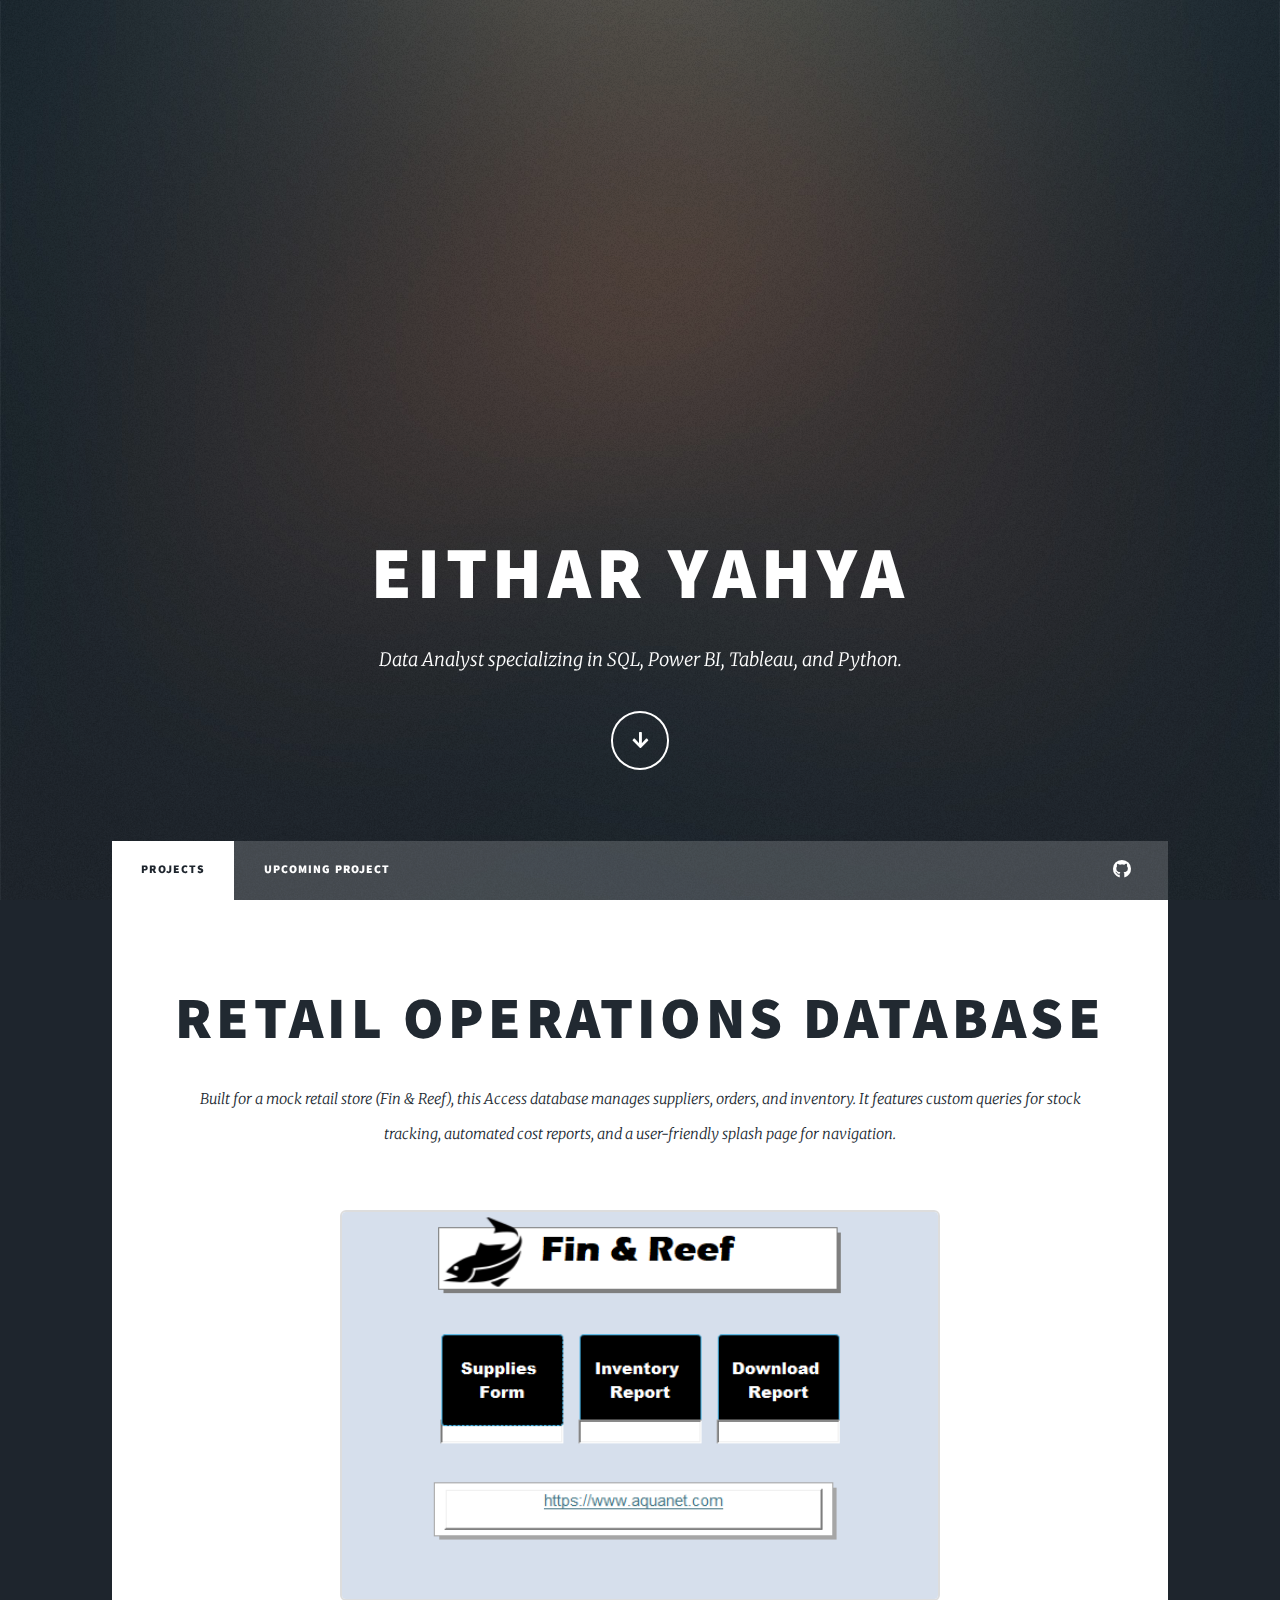
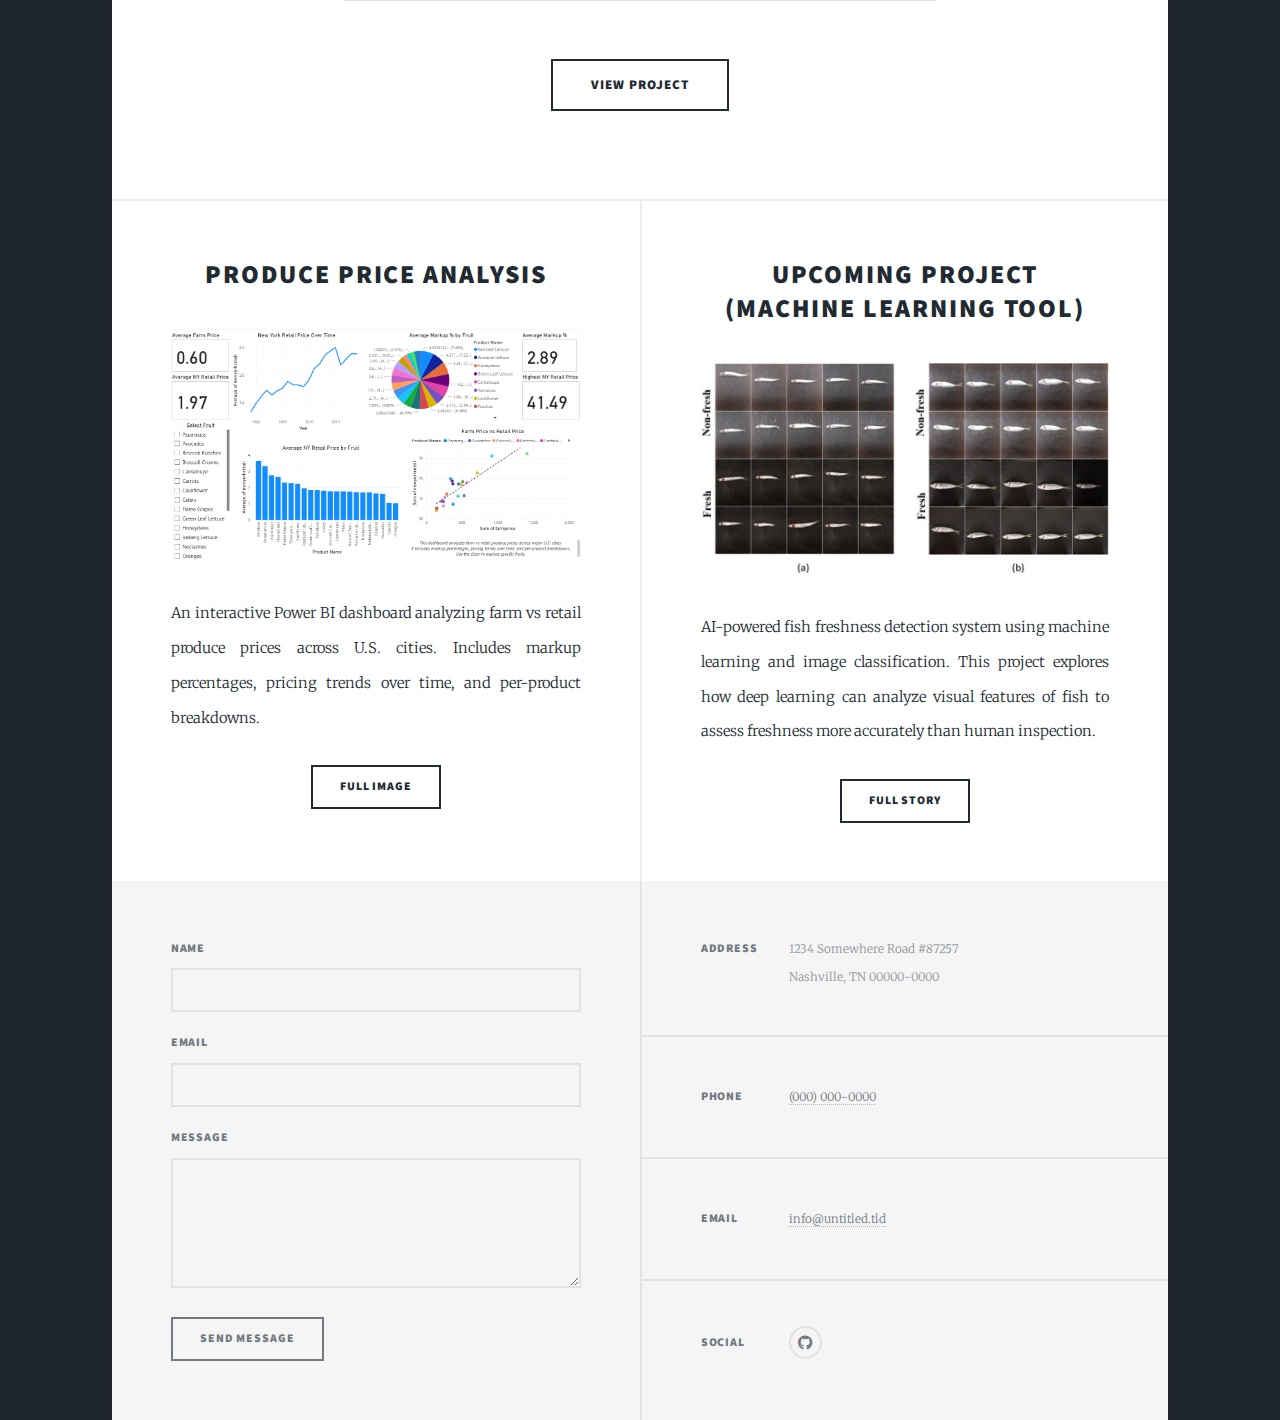
<file: index.html>
<!DOCTYPE HTML>
<!--
	Massively by HTML5 UP
	html5up.net | @ajlkn
	Free for personal and commercial use under the CCA 3.0 license (html5up.net/license)
-->
<html>
	<head>
		<title>Eithar Yahya Portfolio</title>
		<meta charset="utf-8" />
		<meta name="viewport" content="width=device-width, initial-scale=1, user-scalable=no" />
		<link rel="stylesheet" href="assets/css/main.css" />
		<noscript><link rel="stylesheet" href="assets/css/noscript.css" /></noscript>
	</head>
	<body class="is-preload">

		<!-- Wrapper -->
			<div id="wrapper" class="fade-in">

				<!-- Intro -->
					<div id="intro">
						<h1>Eithar Yahya<br />
						</h1>
						<p>Data Analyst specializing in SQL, Power BI, Tableau, and Python. 
						<ul class="actions">
							<li><a href="#header" class="button icon solid solo fa-arrow-down scrolly">Continue</a></li>
						</ul>
					</div>

				<!-- Header -->
					<header id="header">
						<a href="index.html" class="logo">Portfolio</a>
					</header>

				<!-- Nav -->
					<nav id="nav">
  <ul class="links">
    <li class="active"><a href="index.html">Projects</a></li>
    <li><a href="upcoming/upcoming.html">Upcoming Project</a></li>
  </ul>
  <ul class="icons">
    <li><a href="https://github.com/mango-2002" class="icon brands fa-github"><span class="label">GitHub</span></a></li>
  </ul>
</nav>


				<!-- Main -->
					<div id="main">

						<!-- Featured Post -->
<article class="post featured">
  <header class="major">
    <h2><a href="#">Retail Operations Database</a></h2>
    <p>Built for a mock retail store (Fin & Reef), this Access database manages suppliers, orders, and inventory. It features custom queries for stock tracking, automated cost reports, and a user-friendly splash page for navigation.</p>
  </header>

  <!-- Project Image -->
  <a href="images/access-splash.png" class="image main">
    <img src="images/access-splash.png" 
         alt="Retail Operations Database - Splash Page" 
         class="project-image">
  </a>

  <!-- Button -->
  <ul class="actions special">
    <li>
      <a href="https://github.com/mango-2002/fish-retail-operations-database" 
         class="button large" target="_blank">View Project</a>
    </li>
  </ul>
</article>


						<!-- Posts -->
							<section class="posts">
								<article>
									<header>
										<h2><a href="images/produce-dashboard.png">Produce Price Analysis<br />
										</a></h2>
									</header>
									<a href="images/produce-dashboard.png" class="image fit"><img src="images/produce-dashboard.png" alt="" /></a>
									<p>An interactive Power BI dashboard analyzing farm vs retail produce prices across U.S. cities. Includes markup percentages, pricing trends over time, and per-product breakdowns.</p>
									<ul class="actions special">
										<li><a href="images/produce-dashboard.png" class="button">Full Image</a></li>
									</ul>
								</article>
								<article>
									<header>
										<h2><a href="upcoming/upcoming.html">Upcoming Project<br />
										(Machine Learning Tool)</a></h2>
									</header>
									<a href="upcoming/upcoming.html" class="image fit"><img src="images/Picture1.jpg" alt="Upcoming Project Preview" /></a>
									<p>      AI-powered fish freshness detection system using machine learning and image classification. 
    This project explores how deep learning can analyze visual features of fish to assess freshness 
    more accurately than human inspection.
  
</p>
									<ul class="actions special">
<li><a href="upcoming/upcoming.html" class="button">Full Story</a></li>
									
									</ul>
								</article>
							</section>

						

					</div>

				<!-- Footer -->
					<footer id="footer">
						<section>
							<form method="post" action="#">
								<div class="fields">
									<div class="field">
										<label for="name">Name</label>
										<input type="text" name="name" id="name" />
									</div>
									<div class="field">
										<label for="email">Email</label>
										<input type="text" name="email" id="email" />
									</div>
									<div class="field">
										<label for="message">Message</label>
										<textarea name="message" id="message" rows="3"></textarea>
									</div>
								</div>
								<ul class="actions">
									<li><input type="submit" value="Send Message" /></li>
								</ul>
							</form>
						</section>
						<section class="split contact">
							<section class="alt">
								<h3>Address</h3>
								<p>1234 Somewhere Road #87257<br />
								Nashville, TN 00000-0000</p>
							</section>
							<section>
								<h3>Phone</h3>
								<p><a href="#">(000) 000-0000</a></p>
							</section>
							<section>
								<h3>Email</h3>
								<p><a href="#">info@untitled.tld</a></p>
							</section>
							<section>
								<h3>Social</h3>
								<ul class="icons alt">
									
									<li><a href="https://github.com/mango-2002" class="icon brands alt fa-github"><span class="label">GitHub</span></a></li>
								</ul>
							</section>
						</section>
					</footer>

			
			</div>

		<!-- Scripts -->
			<script src="assets/js/jquery.min.js"></script>
			<script src="assets/js/jquery.scrollex.min.js"></script>
			<script src="assets/js/jquery.scrolly.min.js"></script>
			<script src="assets/js/browser.min.js"></script>
			<script src="assets/js/breakpoints.min.js"></script>
			<script src="assets/js/util.js"></script>
			<script src="assets/js/main.js"></script>

	</body>
</html>
</file>
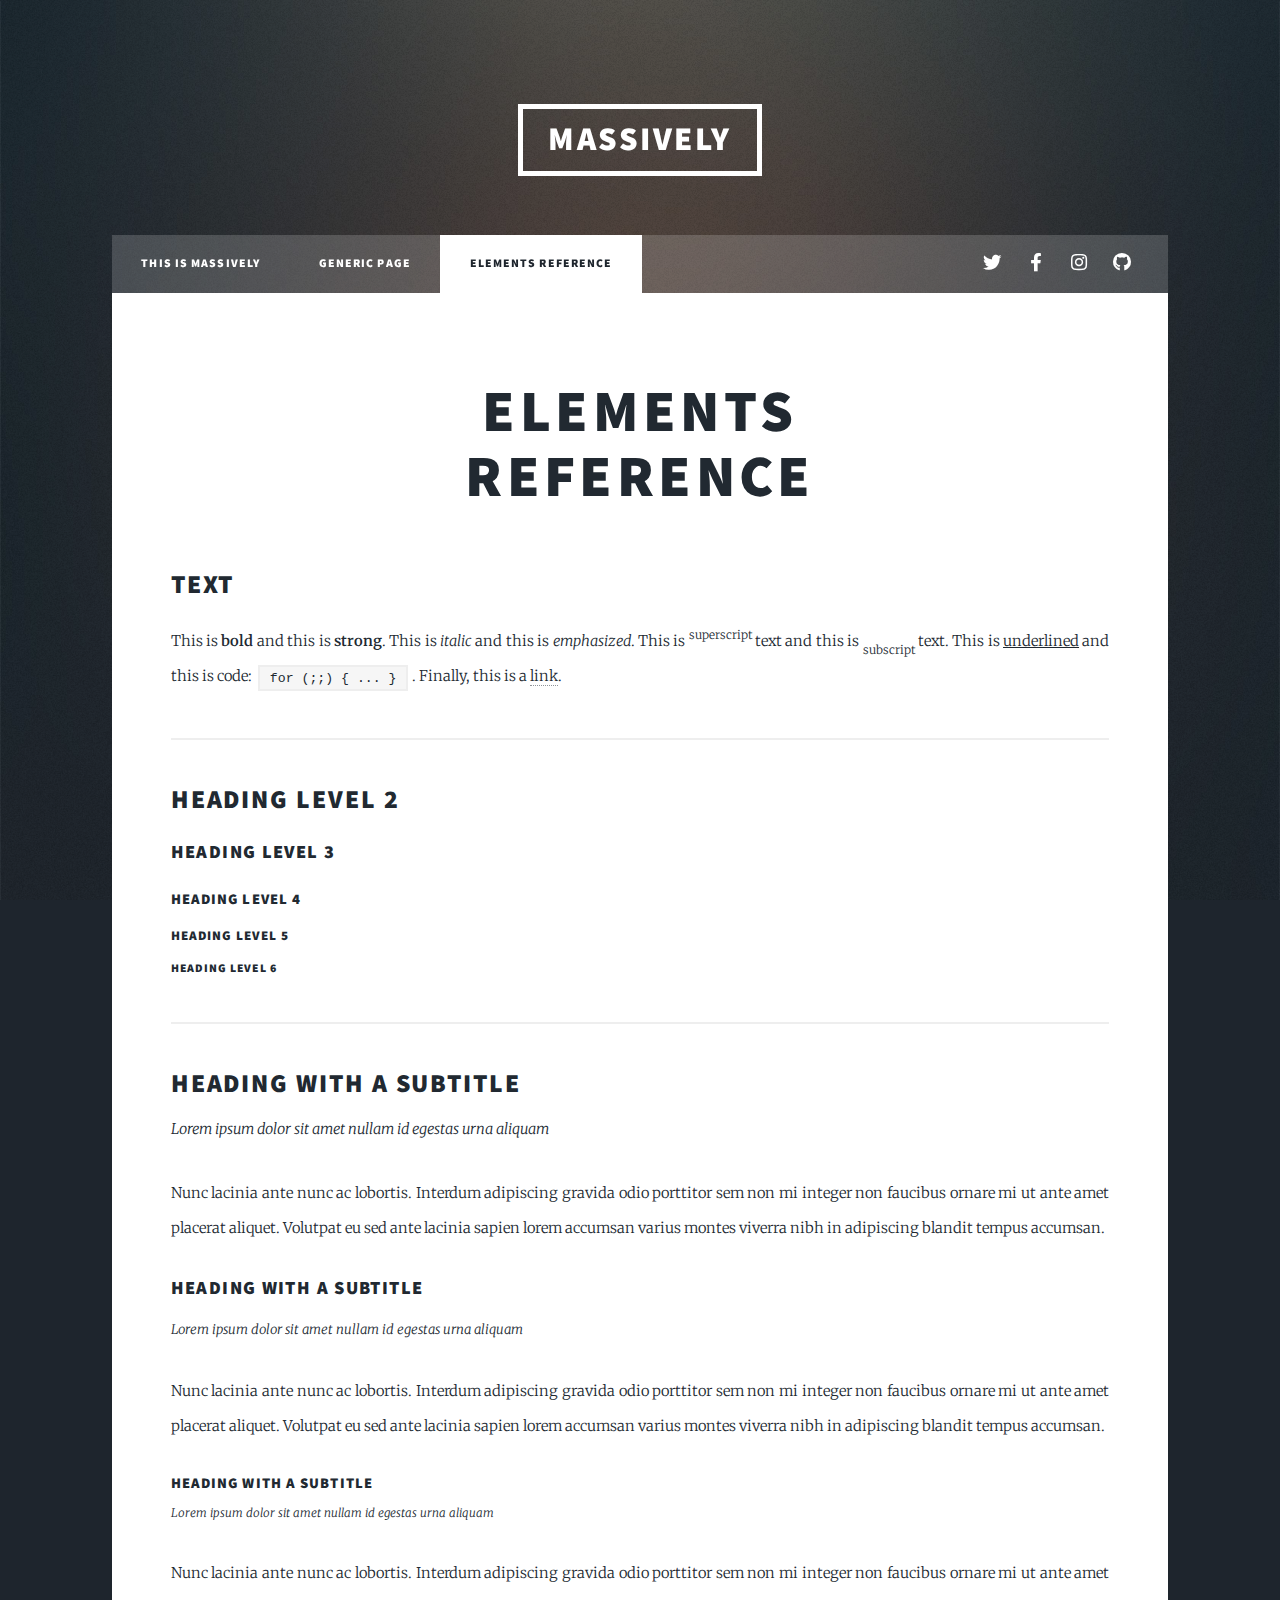
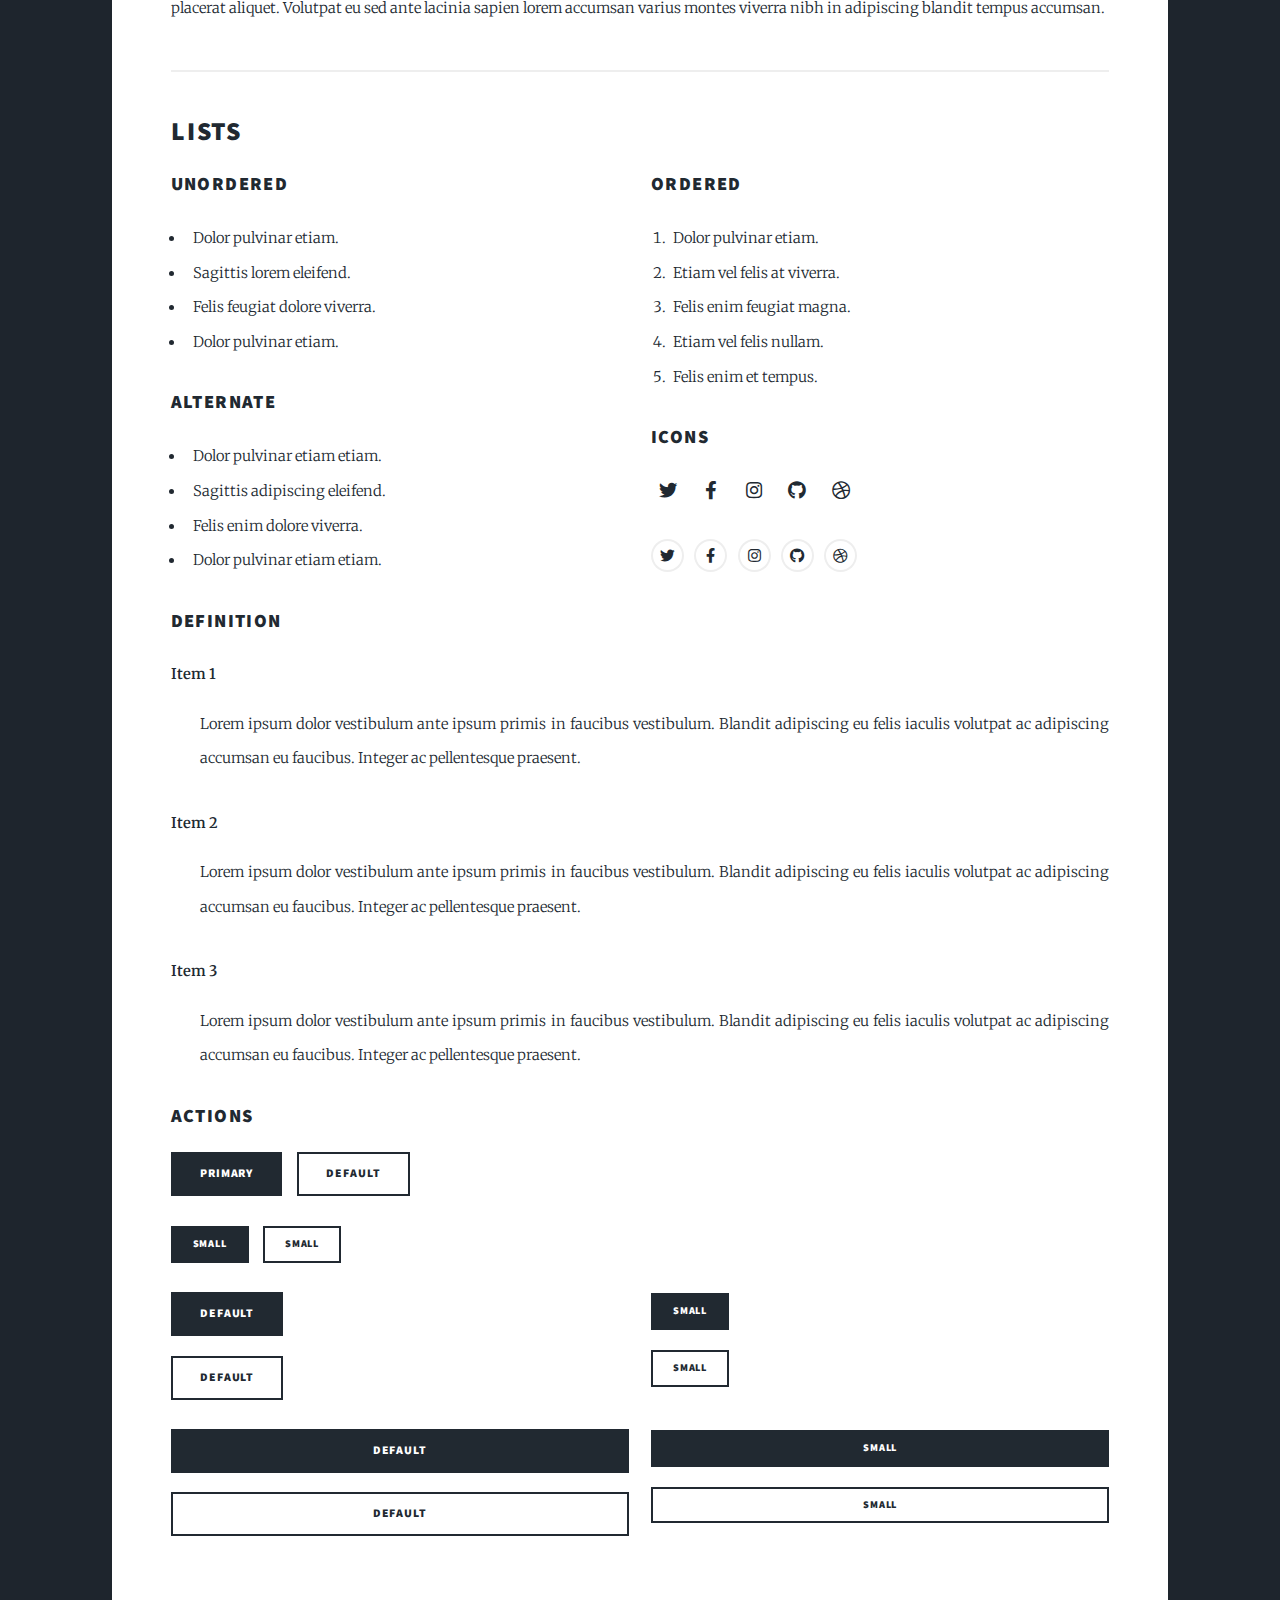
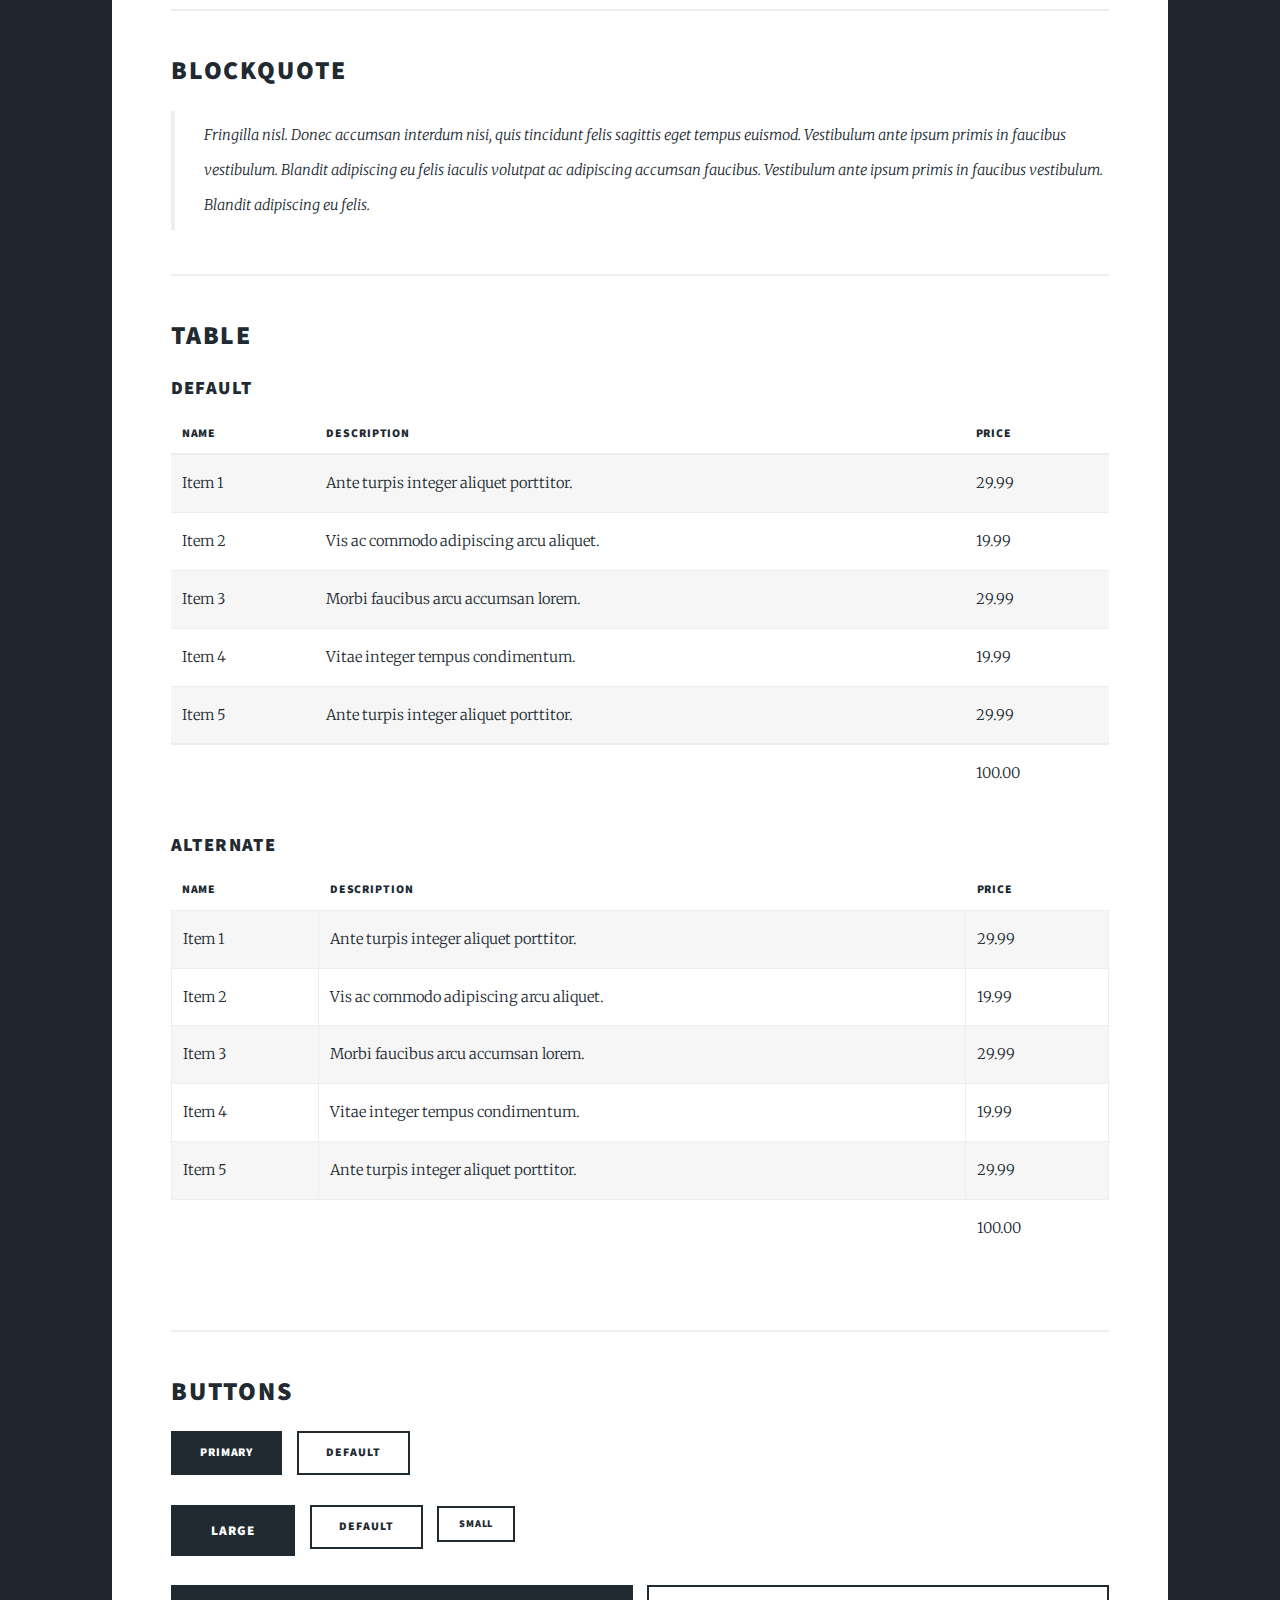
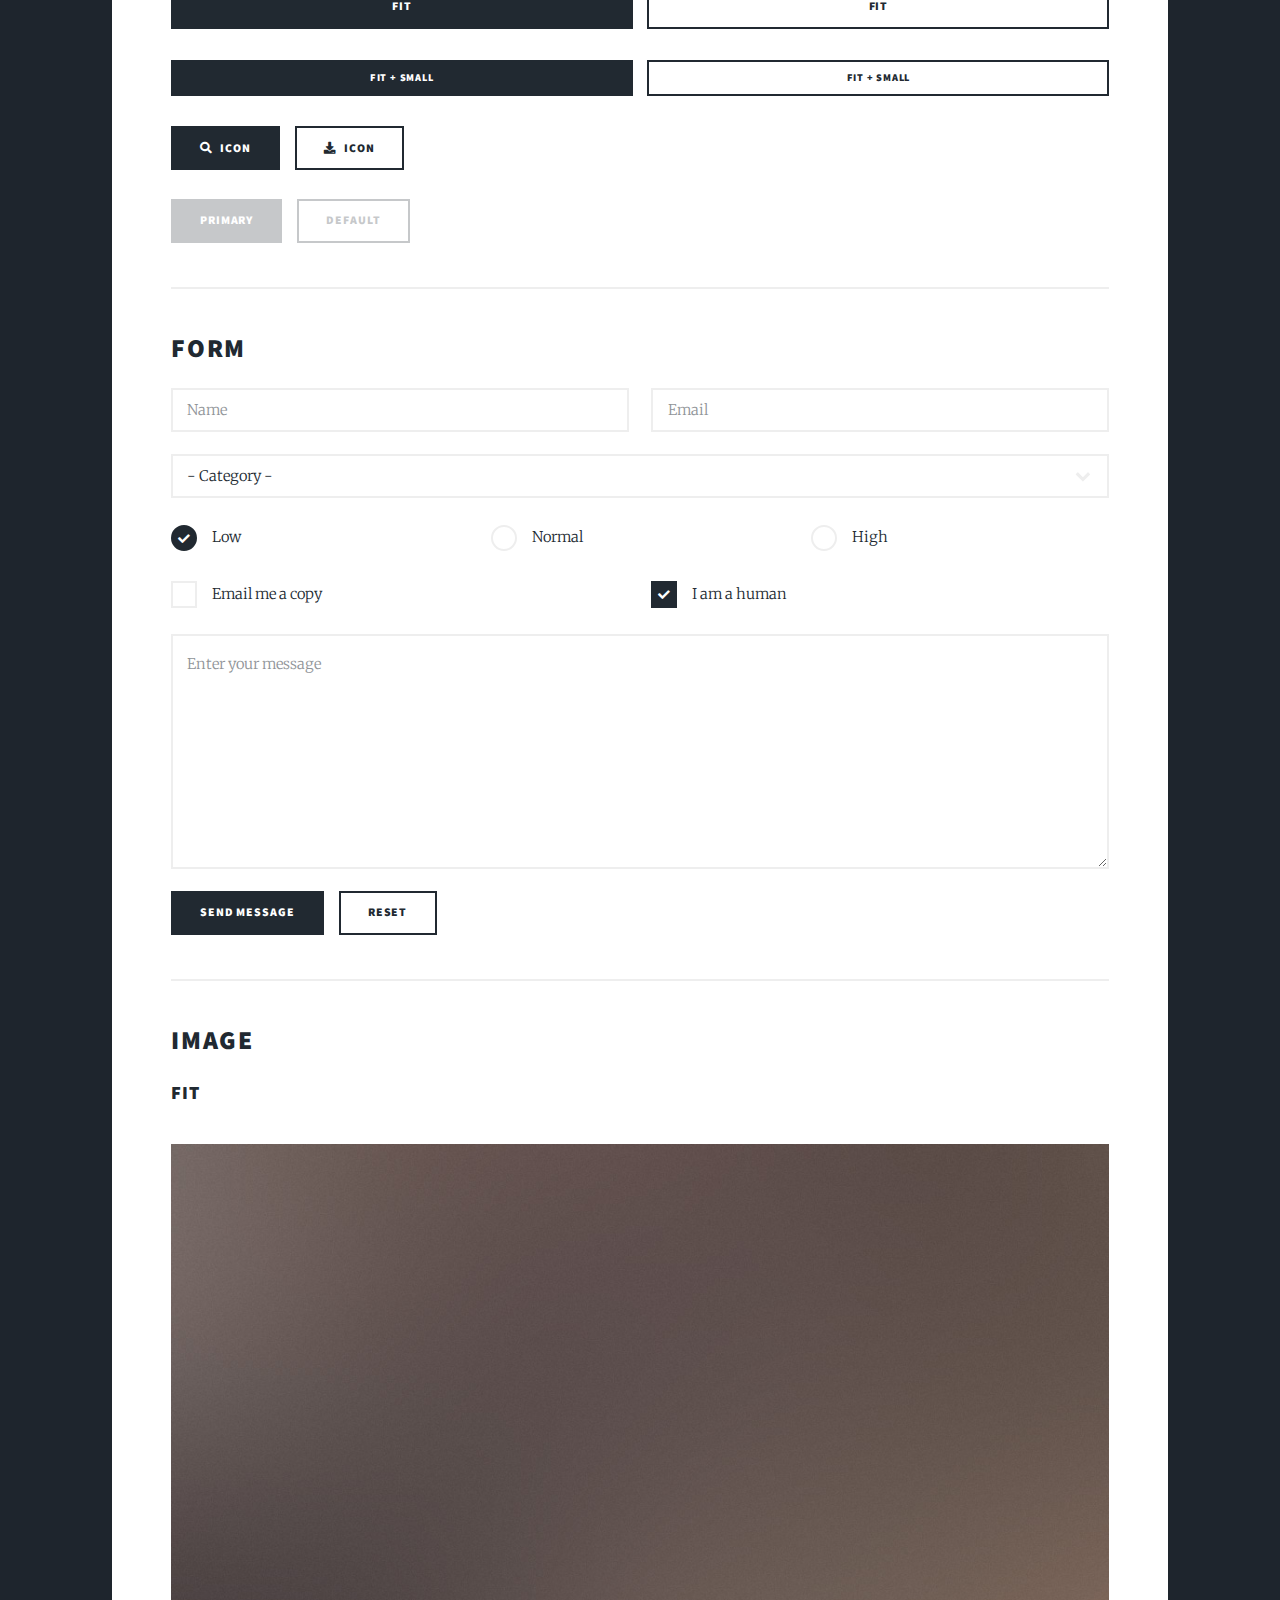
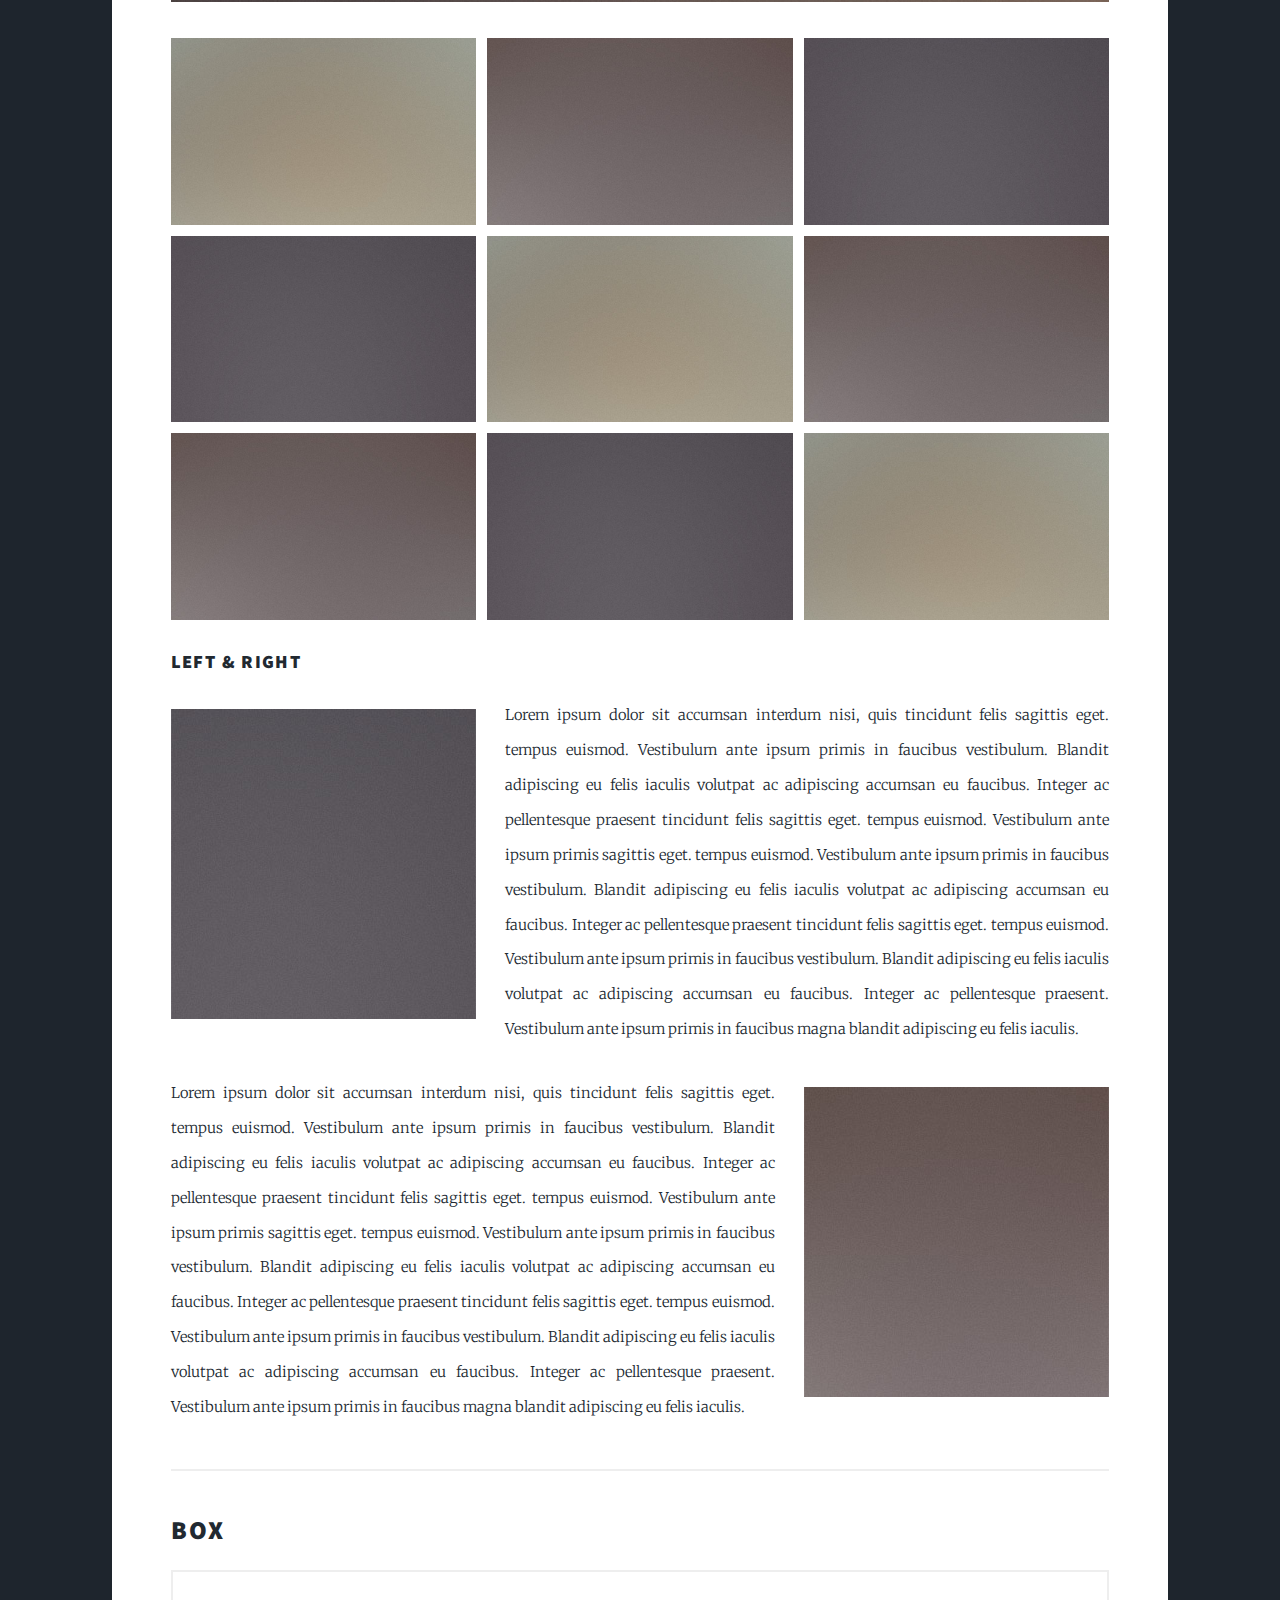
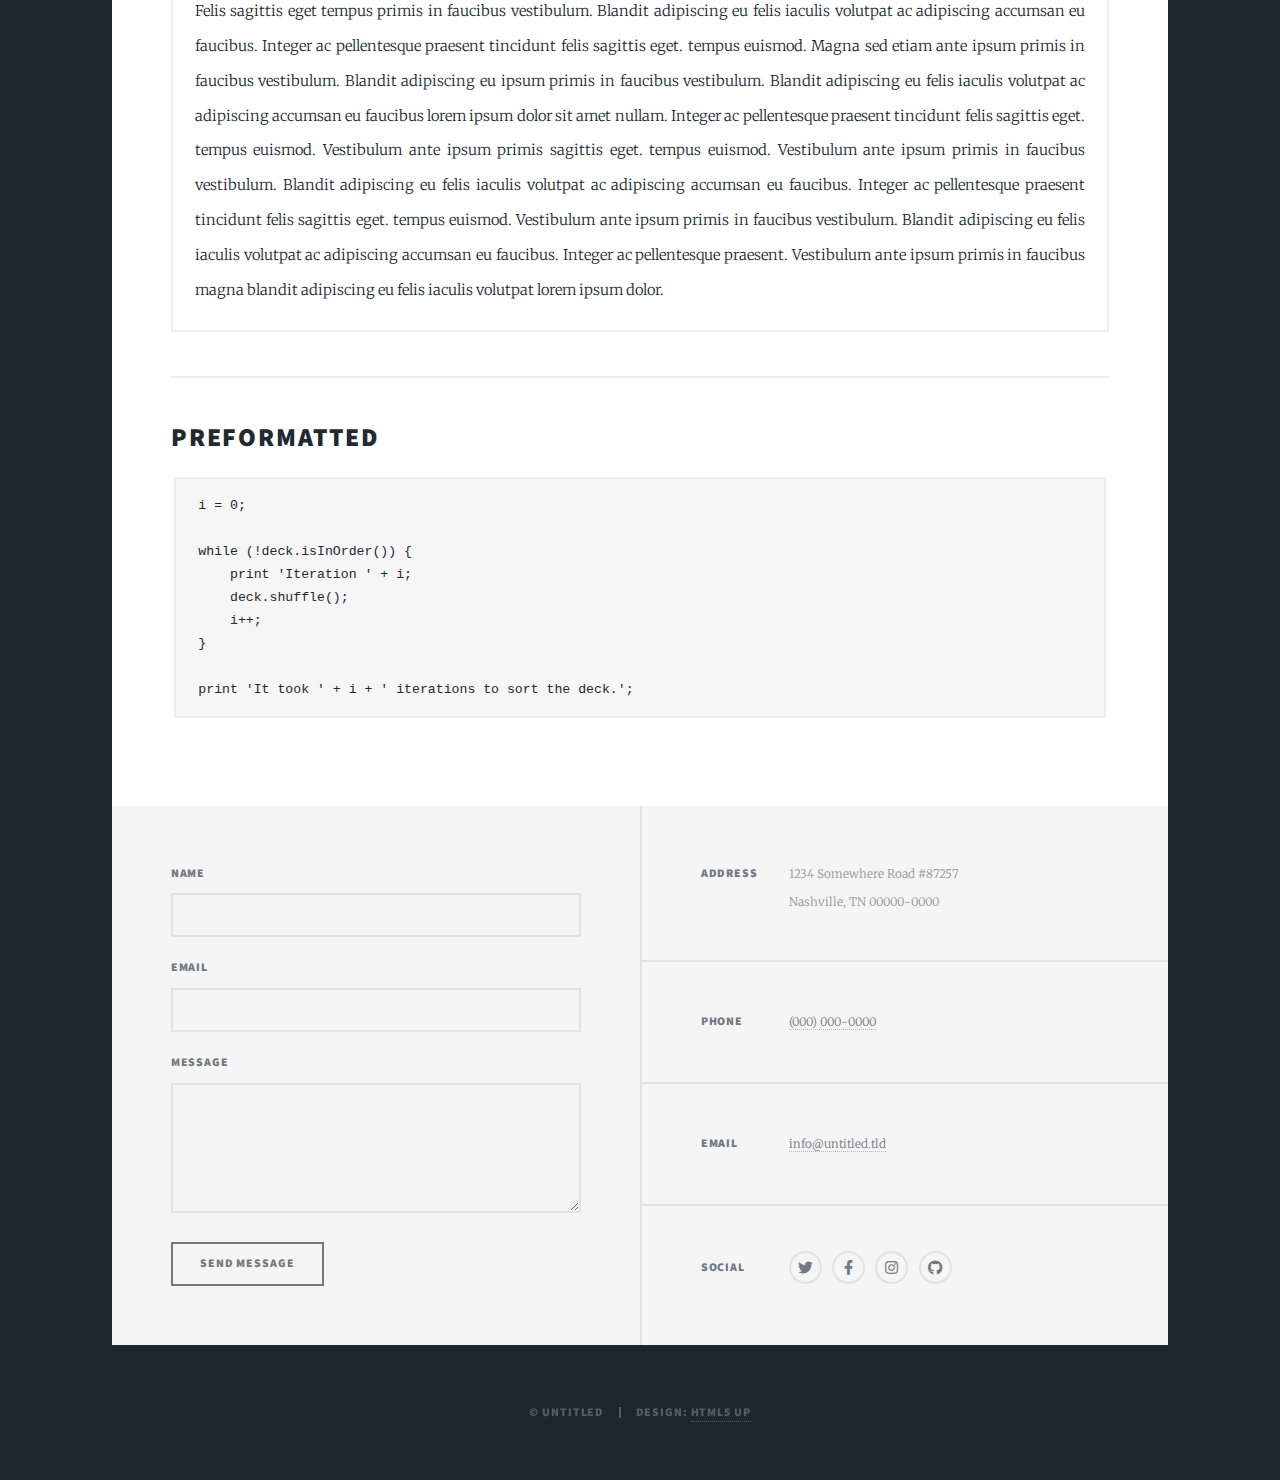
<file: elements.html>
<!DOCTYPE HTML>
<!--
	Massively by HTML5 UP
	html5up.net | @ajlkn
	Free for personal and commercial use under the CCA 3.0 license (html5up.net/license)
-->
<html>
	<head>
		<title>Elements Reference - Massively by HTML5 UP</title>
		<meta charset="utf-8" />
		<meta name="viewport" content="width=device-width, initial-scale=1, user-scalable=no" />
		<link rel="stylesheet" href="assets/css/main.css" />
		<noscript><link rel="stylesheet" href="assets/css/noscript.css" /></noscript>
	</head>
	<body class="is-preload">

		<!-- Wrapper -->
			<div id="wrapper">

				<!-- Header -->
					<header id="header">
						<a href="index.html" class="logo">Massively</a>
					</header>

				<!-- Nav -->
					<nav id="nav">
						<ul class="links">
							<li><a href="index.html">This is Massively</a></li>
							<li><a href="generic.html">Generic Page</a></li>
							<li class="active"><a href="elements.html">Elements Reference</a></li>
						</ul>
						<ul class="icons">
							<li><a href="#" class="icon brands fa-twitter"><span class="label">Twitter</span></a></li>
							<li><a href="#" class="icon brands fa-facebook-f"><span class="label">Facebook</span></a></li>
							<li><a href="#" class="icon brands fa-instagram"><span class="label">Instagram</span></a></li>
							<li><a href="#" class="icon brands fa-github"><span class="label">GitHub</span></a></li>
						</ul>
					</nav>

				<!-- Main -->
					<div id="main">

						<!-- Post -->
							<section class="post">
								<header class="major">
									<h1>Elements<br />
									Reference</h1>
								</header>

								<!-- Text stuff -->
									<h2>Text</h2>
									<p>This is <b>bold</b> and this is <strong>strong</strong>. This is <i>italic</i> and this is <em>emphasized</em>.
									This is <sup>superscript</sup> text and this is <sub>subscript</sub> text.
									This is <u>underlined</u> and this is code: <code>for (;;) { ... }</code>.
									Finally, this is a <a href="#">link</a>.</p>
									<hr />
									<h2>Heading Level 2</h2>
									<h3>Heading Level 3</h3>
									<h4>Heading Level 4</h4>
									<h5>Heading Level 5</h5>
									<h6>Heading Level 6</h6>
									<hr />
									<header>
										<h2>Heading with a Subtitle</h2>
										<p>Lorem ipsum dolor sit amet nullam id egestas urna aliquam</p>
									</header>
									<p>Nunc lacinia ante nunc ac lobortis. Interdum adipiscing gravida odio porttitor sem non mi integer non faucibus ornare mi ut ante amet placerat aliquet. Volutpat eu sed ante lacinia sapien lorem accumsan varius montes viverra nibh in adipiscing blandit tempus accumsan.</p>
									<header>
										<h3>Heading with a Subtitle</h3>
										<p>Lorem ipsum dolor sit amet nullam id egestas urna aliquam</p>
									</header>
									<p>Nunc lacinia ante nunc ac lobortis. Interdum adipiscing gravida odio porttitor sem non mi integer non faucibus ornare mi ut ante amet placerat aliquet. Volutpat eu sed ante lacinia sapien lorem accumsan varius montes viverra nibh in adipiscing blandit tempus accumsan.</p>
									<header>
										<h4>Heading with a Subtitle</h4>
										<p>Lorem ipsum dolor sit amet nullam id egestas urna aliquam</p>
									</header>
									<p>Nunc lacinia ante nunc ac lobortis. Interdum adipiscing gravida odio porttitor sem non mi integer non faucibus ornare mi ut ante amet placerat aliquet. Volutpat eu sed ante lacinia sapien lorem accumsan varius montes viverra nibh in adipiscing blandit tempus accumsan.</p>

									<hr />

								<!-- Lists -->
									<h2>Lists</h2>
									<div class="row">
										<div class="col-6 col-12-small">

											<h3>Unordered</h3>
											<ul>
												<li>Dolor pulvinar etiam.</li>
												<li>Sagittis lorem eleifend.</li>
												<li>Felis feugiat dolore viverra.</li>
												<li>Dolor pulvinar etiam.</li>
											</ul>

											<h3>Alternate</h3>
											<ul class="alt">
												<li>Dolor pulvinar etiam etiam.</li>
												<li>Sagittis adipiscing eleifend.</li>
												<li>Felis enim dolore viverra.</li>
												<li>Dolor pulvinar etiam etiam.</li>
											</ul>

										</div>
										<div class="col-6 col-12-small">

											<h3>Ordered</h3>
											<ol>
												<li>Dolor pulvinar etiam.</li>
												<li>Etiam vel felis at viverra.</li>
												<li>Felis enim feugiat magna.</li>
												<li>Etiam vel felis nullam.</li>
												<li>Felis enim et tempus.</li>
											</ol>

											<h3>Icons</h3>
											<ul class="icons">
												<li><a href="#" class="icon brands fa-twitter"><span class="label">Twitter</span></a></li>
												<li><a href="#" class="icon brands fa-facebook-f"><span class="label">Facebook</span></a></li>
												<li><a href="#" class="icon brands fa-instagram"><span class="label">Instagram</span></a></li>
												<li><a href="#" class="icon brands fa-github"><span class="label">Github</span></a></li>
												<li><a href="#" class="icon brands fa-dribbble"><span class="label">Dribbble</span></a></li>
											</ul>
											<ul class="icons alt">
												<li><a href="#" class="icon brands alt fa-twitter"><span class="label">Twitter</span></a></li>
												<li><a href="#" class="icon brands alt fa-facebook-f"><span class="label">Facebook</span></a></li>
												<li><a href="#" class="icon brands alt fa-instagram"><span class="label">Instagram</span></a></li>
												<li><a href="#" class="icon brands alt fa-github"><span class="label">Github</span></a></li>
												<li><a href="#" class="icon brands alt fa-dribbble"><span class="label">Dribbble</span></a></li>
											</ul>

										</div>
									</div>
									<h3>Definition</h3>
									<dl>
										<dt>Item 1</dt>
										<dd>
											<p>Lorem ipsum dolor vestibulum ante ipsum primis in faucibus vestibulum. Blandit adipiscing eu felis iaculis volutpat ac adipiscing accumsan eu faucibus. Integer ac pellentesque praesent.</p>
										</dd>
										<dt>Item 2</dt>
										<dd>
											<p>Lorem ipsum dolor vestibulum ante ipsum primis in faucibus vestibulum. Blandit adipiscing eu felis iaculis volutpat ac adipiscing accumsan eu faucibus. Integer ac pellentesque praesent.</p>
										</dd>
										<dt>Item 3</dt>
										<dd>
											<p>Lorem ipsum dolor vestibulum ante ipsum primis in faucibus vestibulum. Blandit adipiscing eu felis iaculis volutpat ac adipiscing accumsan eu faucibus. Integer ac pellentesque praesent.</p>
										</dd>
									</dl>

									<h3>Actions</h3>
									<ul class="actions">
										<li><a href="#" class="button primary">Primary</a></li>
										<li><a href="#" class="button">Default</a></li>
									</ul>
									<ul class="actions small">
										<li><a href="#" class="button primary small">Small</a></li>
										<li><a href="#" class="button small">Small</a></li>
									</ul>
									<div class="row">
										<div class="col-6 col-12-small">
											<ul class="actions stacked">
												<li><a href="#" class="button primary">Default</a></li>
												<li><a href="#" class="button">Default</a></li>
											</ul>
										</div>
										<div class="col-6 col-12-small">
											<ul class="actions stacked">
												<li><a href="#" class="button primary small">Small</a></li>
												<li><a href="#" class="button small">Small</a></li>
											</ul>
										</div>
									</div>
									<div class="row">
										<div class="col-6 col-12-small">
											<ul class="actions stacked">
												<li><a href="#" class="button primary fit">Default</a></li>
												<li><a href="#" class="button fit">Default</a></li>
											</ul>
										</div>
										<div class="col-6 col-12-small">
											<ul class="actions stacked">
												<li><a href="#" class="button primary small fit">Small</a></li>
												<li><a href="#" class="button small fit">Small</a></li>
											</ul>
										</div>
									</div>

									<hr />

								<!-- Blockquote -->
									<h2>Blockquote</h2>
									<blockquote>Fringilla nisl. Donec accumsan interdum nisi, quis tincidunt felis sagittis eget tempus euismod. Vestibulum ante ipsum primis in faucibus vestibulum. Blandit adipiscing eu felis iaculis volutpat ac adipiscing accumsan faucibus. Vestibulum ante ipsum primis in faucibus vestibulum. Blandit adipiscing eu felis.</blockquote>

									<hr />

								<!-- Table -->
									<h2>Table</h2>

									<h3>Default</h3>
									<div class="table-wrapper">
										<table>
											<thead>
												<tr>
													<th>Name</th>
													<th>Description</th>
													<th>Price</th>
												</tr>
											</thead>
											<tbody>
												<tr>
													<td>Item 1</td>
													<td>Ante turpis integer aliquet porttitor.</td>
													<td>29.99</td>
												</tr>
												<tr>
													<td>Item 2</td>
													<td>Vis ac commodo adipiscing arcu aliquet.</td>
													<td>19.99</td>
												</tr>
												<tr>
													<td>Item 3</td>
													<td> Morbi faucibus arcu accumsan lorem.</td>
													<td>29.99</td>
												</tr>
												<tr>
													<td>Item 4</td>
													<td>Vitae integer tempus condimentum.</td>
													<td>19.99</td>
												</tr>
												<tr>
													<td>Item 5</td>
													<td>Ante turpis integer aliquet porttitor.</td>
													<td>29.99</td>
												</tr>
											</tbody>
											<tfoot>
												<tr>
													<td colspan="2"></td>
													<td>100.00</td>
												</tr>
											</tfoot>
										</table>
									</div>

									<h3>Alternate</h3>
									<div class="table-wrapper">
										<table class="alt">
											<thead>
												<tr>
													<th>Name</th>
													<th>Description</th>
													<th>Price</th>
												</tr>
											</thead>
											<tbody>
												<tr>
													<td>Item 1</td>
													<td>Ante turpis integer aliquet porttitor.</td>
													<td>29.99</td>
												</tr>
												<tr>
													<td>Item 2</td>
													<td>Vis ac commodo adipiscing arcu aliquet.</td>
													<td>19.99</td>
												</tr>
												<tr>
													<td>Item 3</td>
													<td> Morbi faucibus arcu accumsan lorem.</td>
													<td>29.99</td>
												</tr>
												<tr>
													<td>Item 4</td>
													<td>Vitae integer tempus condimentum.</td>
													<td>19.99</td>
												</tr>
												<tr>
													<td>Item 5</td>
													<td>Ante turpis integer aliquet porttitor.</td>
													<td>29.99</td>
												</tr>
											</tbody>
											<tfoot>
												<tr>
													<td colspan="2"></td>
													<td>100.00</td>
												</tr>
											</tfoot>
										</table>
									</div>

									<hr />

								<!-- Buttons -->
									<h2>Buttons</h2>
									<ul class="actions">
										<li><a href="#" class="button primary">Primary</a></li>
										<li><a href="#" class="button">Default</a></li>
									</ul>
									<ul class="actions">
										<li><a href="#" class="button primary large">Large</a></li>
										<li><a href="#" class="button">Default</a></li>
										<li><a href="#" class="button small">Small</a></li>
									</ul>
									<ul class="actions fit">
										<li><a href="#" class="button primary fit">Fit</a></li>
										<li><a href="#" class="button fit">Fit</a></li>
									</ul>
									<ul class="actions fit small">
										<li><a href="#" class="button primary fit small">Fit + Small</a></li>
										<li><a href="#" class="button fit small">Fit + Small</a></li>
									</ul>
									<ul class="actions">
										<li><a href="#" class="button primary icon solid fa-search">Icon</a></li>
										<li><a href="#" class="button icon solid fa-download">Icon</a></li>
									</ul>
									<ul class="actions">
										<li><span class="button primary disabled">Primary</span></li>
										<li><span class="button disabled">Default</span></li>
									</ul>

									<hr />

								<!-- Form -->
									<h2>Form</h2>

									<form method="post" action="#">
										<div class="row gtr-uniform">
											<div class="col-6 col-12-xsmall">
												<input type="text" name="demo-name" id="demo-name" value="" placeholder="Name" />
											</div>
											<div class="col-6 col-12-xsmall">
												<input type="email" name="demo-email" id="demo-email" value="" placeholder="Email" />
											</div>
											<!-- Break -->
											<div class="col-12">
												<select name="demo-category" id="demo-category">
													<option value="">- Category -</option>
													<option value="1">Manufacturing</option>
													<option value="1">Shipping</option>
													<option value="1">Administration</option>
													<option value="1">Human Resources</option>
												</select>
											</div>
											<!-- Break -->
											<div class="col-4 col-12-small">
												<input type="radio" id="demo-priority-low" name="demo-priority" checked>
												<label for="demo-priority-low">Low</label>
											</div>
											<div class="col-4 col-12-small">
												<input type="radio" id="demo-priority-normal" name="demo-priority">
												<label for="demo-priority-normal">Normal</label>
											</div>
											<div class="col-4 col-12-small">
												<input type="radio" id="demo-priority-high" name="demo-priority">
												<label for="demo-priority-high">High</label>
											</div>
											<!-- Break -->
											<div class="col-6 col-12-small">
												<input type="checkbox" id="demo-copy" name="demo-copy">
												<label for="demo-copy">Email me a copy</label>
											</div>
											<div class="col-6 col-12-small">
												<input type="checkbox" id="demo-human" name="demo-human" checked>
												<label for="demo-human">I am a human</label>
											</div>
											<!-- Break -->
											<div class="col-12">
												<textarea name="demo-message" id="demo-message" placeholder="Enter your message" rows="6"></textarea>
											</div>
											<!-- Break -->
											<div class="col-12">
												<ul class="actions">
													<li><input type="submit" value="Send Message" class="primary" /></li>
													<li><input type="reset" value="Reset" /></li>
												</ul>
											</div>
										</div>
									</form>

									<hr />

								<!-- Image -->
									<h2>Image</h2>

									<h3>Fit</h3>
									<span class="image fit"><img src="images/pic01.jpg" alt="" /></span>
									<div class="box alt">
										<div class="row gtr-50 gtr-uniform">
											<div class="col-4"><span class="image fit"><img src="images/pic02.jpg" alt="" /></span></div>
											<div class="col-4"><span class="image fit"><img src="images/pic03.jpg" alt="" /></span></div>
											<div class="col-4"><span class="image fit"><img src="images/pic04.jpg" alt="" /></span></div>
											<!-- Break -->
											<div class="col-4"><span class="image fit"><img src="images/pic04.jpg" alt="" /></span></div>
											<div class="col-4"><span class="image fit"><img src="images/pic02.jpg" alt="" /></span></div>
											<div class="col-4"><span class="image fit"><img src="images/pic03.jpg" alt="" /></span></div>
											<!-- Break -->
											<div class="col-4"><span class="image fit"><img src="images/pic03.jpg" alt="" /></span></div>
											<div class="col-4"><span class="image fit"><img src="images/pic04.jpg" alt="" /></span></div>
											<div class="col-4"><span class="image fit"><img src="images/pic02.jpg" alt="" /></span></div>
										</div>
									</div>

									<h3>Left &amp; Right</h3>
									<p><span class="image left"><img src="images/pic08.jpg" alt="" /></span>Lorem ipsum dolor sit accumsan interdum nisi, quis tincidunt felis sagittis eget. tempus euismod. Vestibulum ante ipsum primis in faucibus vestibulum. Blandit adipiscing eu felis iaculis volutpat ac adipiscing accumsan eu faucibus. Integer ac pellentesque praesent tincidunt felis sagittis eget. tempus euismod. Vestibulum ante ipsum primis sagittis eget. tempus euismod. Vestibulum ante ipsum primis in faucibus vestibulum. Blandit adipiscing eu felis iaculis volutpat ac adipiscing accumsan eu faucibus. Integer ac pellentesque praesent tincidunt felis sagittis eget. tempus euismod. Vestibulum ante ipsum primis in faucibus vestibulum. Blandit adipiscing eu felis iaculis volutpat ac adipiscing accumsan eu faucibus. Integer ac pellentesque praesent. Vestibulum ante ipsum primis in faucibus magna blandit adipiscing eu felis iaculis.</p>
									<p><span class="image right"><img src="images/pic09.jpg" alt="" /></span>Lorem ipsum dolor sit accumsan interdum nisi, quis tincidunt felis sagittis eget. tempus euismod. Vestibulum ante ipsum primis in faucibus vestibulum. Blandit adipiscing eu felis iaculis volutpat ac adipiscing accumsan eu faucibus. Integer ac pellentesque praesent tincidunt felis sagittis eget. tempus euismod. Vestibulum ante ipsum primis sagittis eget. tempus euismod. Vestibulum ante ipsum primis in faucibus vestibulum. Blandit adipiscing eu felis iaculis volutpat ac adipiscing accumsan eu faucibus. Integer ac pellentesque praesent tincidunt felis sagittis eget. tempus euismod. Vestibulum ante ipsum primis in faucibus vestibulum. Blandit adipiscing eu felis iaculis volutpat ac adipiscing accumsan eu faucibus. Integer ac pellentesque praesent. Vestibulum ante ipsum primis in faucibus magna blandit adipiscing eu felis iaculis.</p>

									<hr />

								<!-- Box -->
									<h2>Box</h2>
									<div class="box">
										<p>Felis sagittis eget tempus primis in faucibus vestibulum. Blandit adipiscing eu felis iaculis volutpat ac adipiscing accumsan eu faucibus. Integer ac pellentesque praesent tincidunt felis sagittis eget. tempus euismod. Magna sed etiam ante ipsum primis in faucibus vestibulum. Blandit adipiscing eu ipsum primis in faucibus vestibulum. Blandit adipiscing eu felis iaculis volutpat ac adipiscing accumsan eu faucibus lorem ipsum dolor sit amet nullam. Integer ac pellentesque praesent tincidunt felis sagittis eget. tempus euismod. Vestibulum ante ipsum primis sagittis eget. tempus euismod. Vestibulum ante ipsum primis in faucibus vestibulum. Blandit adipiscing eu felis iaculis volutpat ac adipiscing accumsan eu faucibus. Integer ac pellentesque praesent tincidunt felis sagittis eget. tempus euismod. Vestibulum ante ipsum primis in faucibus vestibulum. Blandit adipiscing eu felis iaculis volutpat ac adipiscing accumsan eu faucibus. Integer ac pellentesque praesent. Vestibulum ante ipsum primis in faucibus magna blandit adipiscing eu felis iaculis volutpat lorem ipsum dolor.</p>
									</div>

									<hr />

								<!-- Preformatted Code -->
									<h2>Preformatted</h2>
									<pre><code>i = 0;

while (!deck.isInOrder()) {
    print 'Iteration ' + i;
    deck.shuffle();
    i++;
}

print 'It took ' + i + ' iterations to sort the deck.';
</code></pre>

							</section>

					</div>

				<!-- Footer -->
					<footer id="footer">
						<section>
							<form method="post" action="#">
								<div class="fields">
									<div class="field">
										<label for="name">Name</label>
										<input type="text" name="name" id="name" />
									</div>
									<div class="field">
										<label for="email">Email</label>
										<input type="text" name="email" id="email" />
									</div>
									<div class="field">
										<label for="message">Message</label>
										<textarea name="message" id="message" rows="3"></textarea>
									</div>
								</div>
								<ul class="actions">
									<li><input type="submit" value="Send Message" /></li>
								</ul>
							</form>
						</section>
						<section class="split contact">
							<section class="alt">
								<h3>Address</h3>
								<p>1234 Somewhere Road #87257<br />
								Nashville, TN 00000-0000</p>
							</section>
							<section>
								<h3>Phone</h3>
								<p><a href="#">(000) 000-0000</a></p>
							</section>
							<section>
								<h3>Email</h3>
								<p><a href="#">info@untitled.tld</a></p>
							</section>
							<section>
								<h3>Social</h3>
								<ul class="icons alt">
									<li><a href="#" class="icon brands alt fa-twitter"><span class="label">Twitter</span></a></li>
									<li><a href="#" class="icon brands alt fa-facebook-f"><span class="label">Facebook</span></a></li>
									<li><a href="#" class="icon brands alt fa-instagram"><span class="label">Instagram</span></a></li>
									<li><a href="#" class="icon brands alt fa-github"><span class="label">GitHub</span></a></li>
								</ul>
							</section>
						</section>
					</footer>

				<!-- Copyright -->
					<div id="copyright">
						<ul><li>&copy; Untitled</li><li>Design: <a href="https://html5up.net">HTML5 UP</a></li></ul>
					</div>

			</div>

		<!-- Scripts -->
			<script src="assets/js/jquery.min.js"></script>
			<script src="assets/js/jquery.scrollex.min.js"></script>
			<script src="assets/js/jquery.scrolly.min.js"></script>
			<script src="assets/js/browser.min.js"></script>
			<script src="assets/js/breakpoints.min.js"></script>
			<script src="assets/js/util.js"></script>
			<script src="assets/js/main.js"></script>

	</body>
</html>
</file>
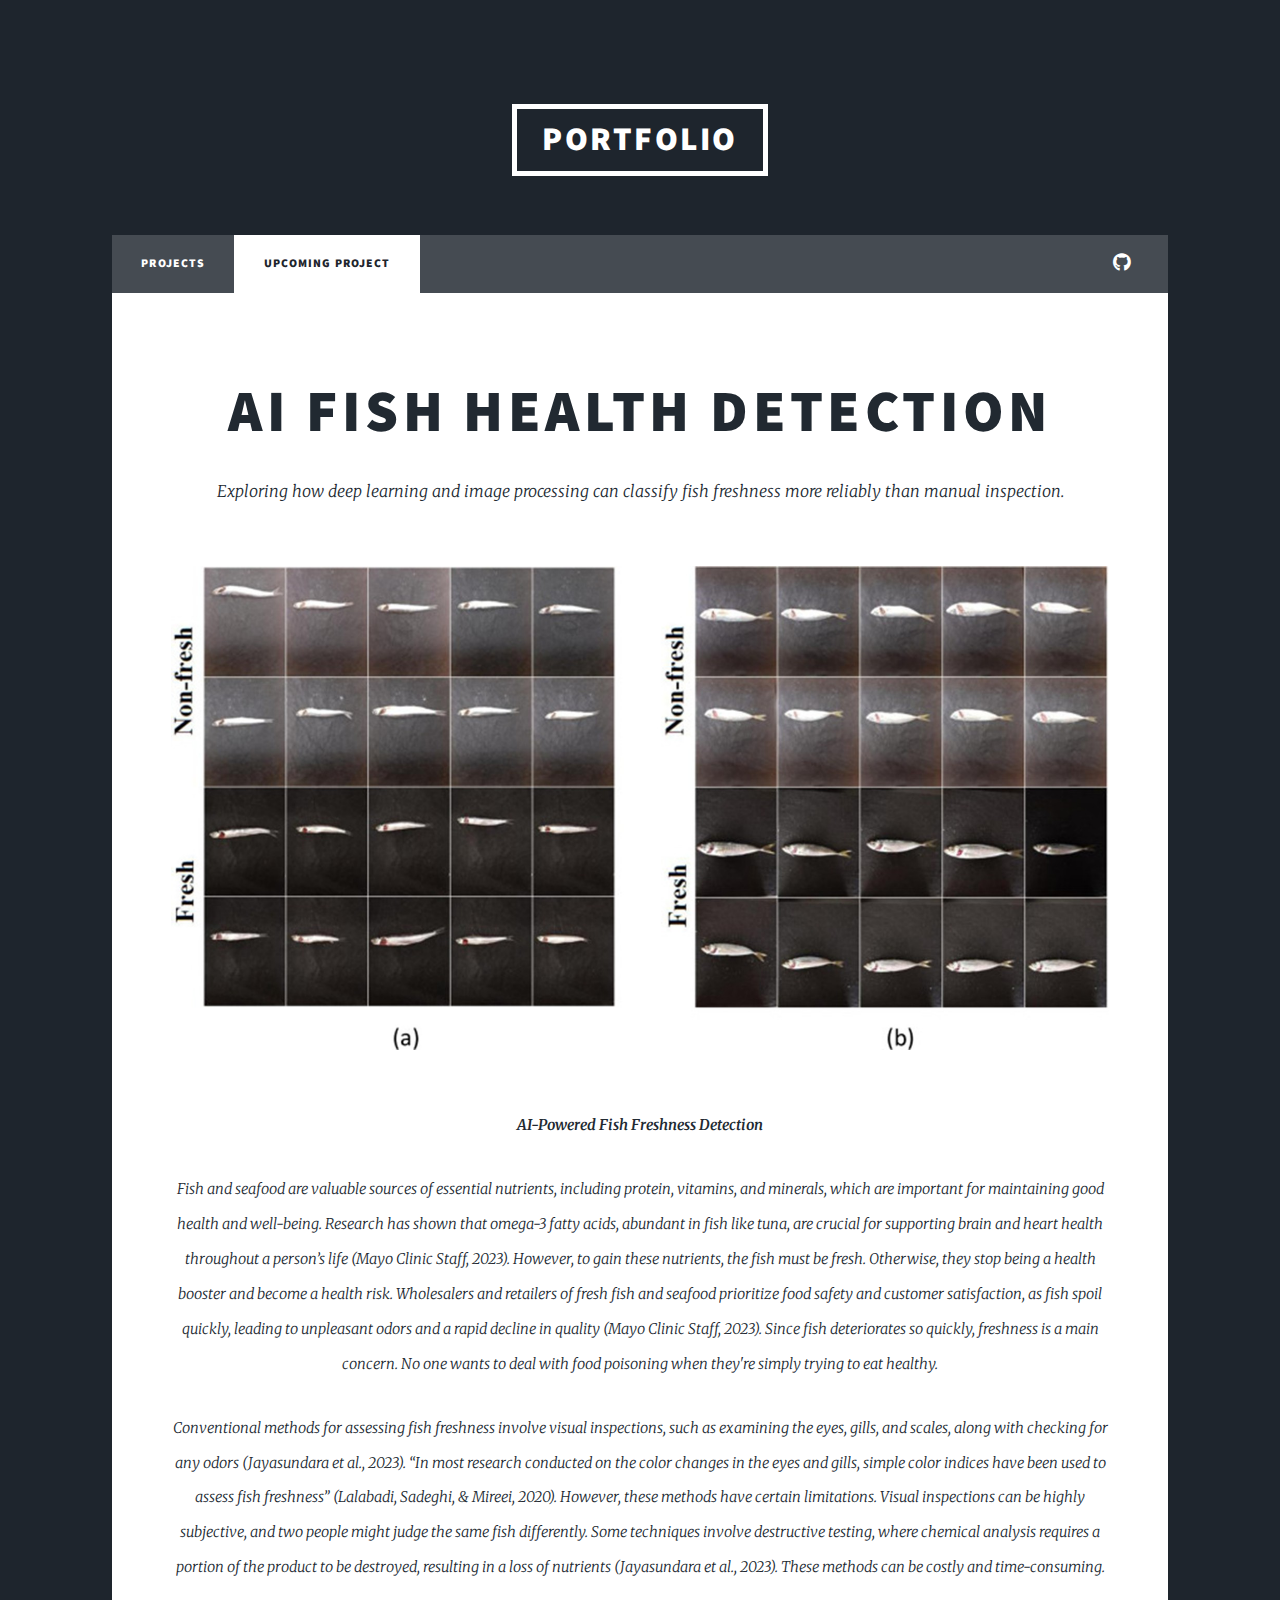
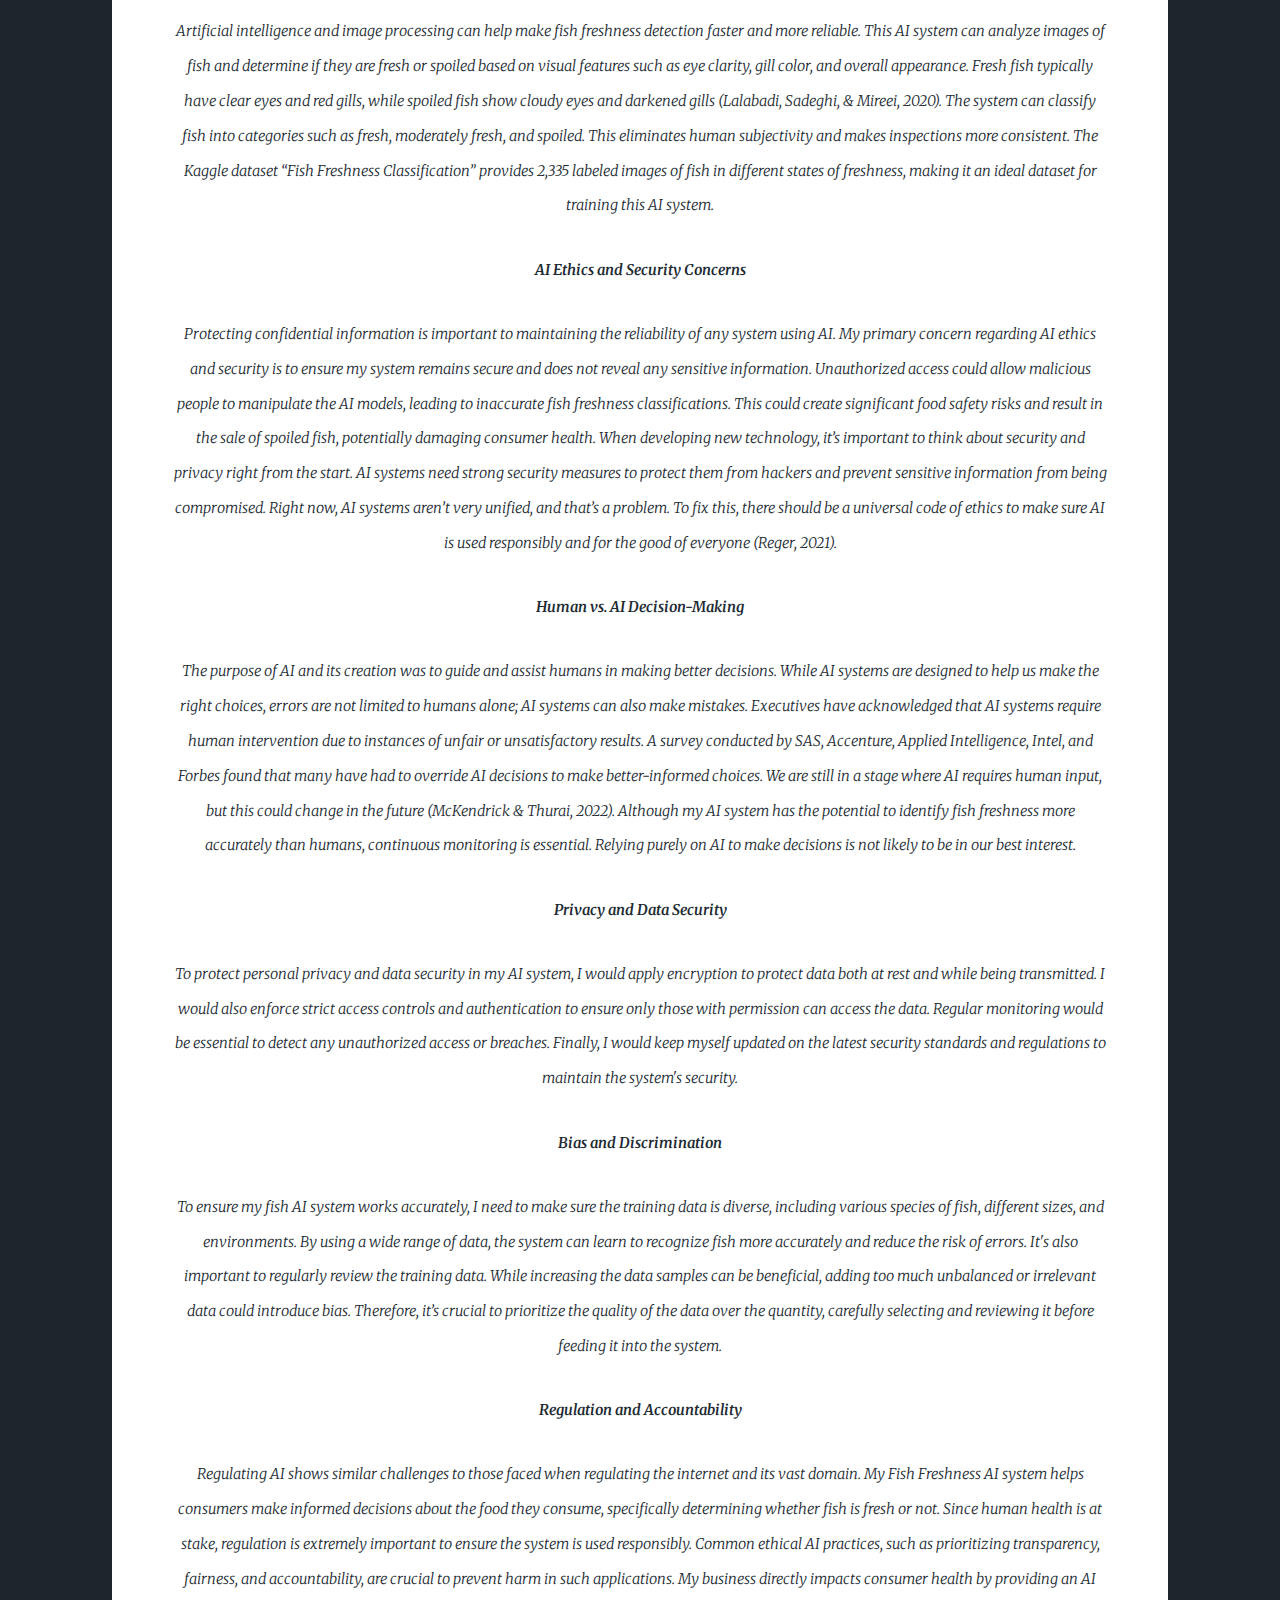
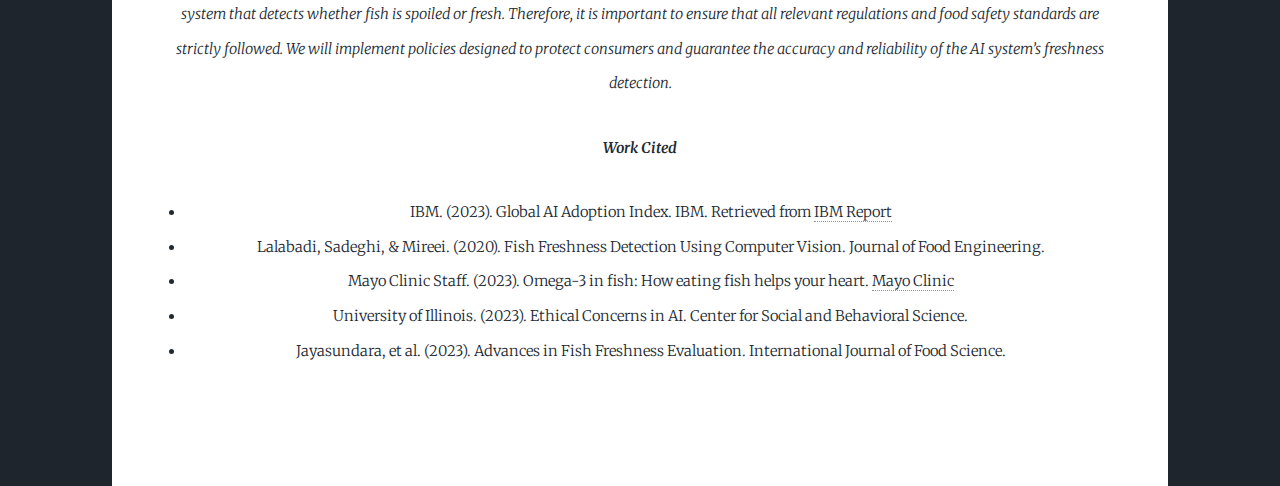
<file: upcoming/upcoming.html>
<!DOCTYPE HTML>
<html>
  <head>
    <title>Upcoming Project – Portfolio</title>
    <meta charset="utf-8" />
    <meta name="viewport" content="width=device-width, initial-scale=1, user-scalable=no" />
    <!-- note the ../ because this file is in a subfolder -->
    <link rel="stylesheet" href="../assets/css/main.css" />
    <noscript><link rel="stylesheet" href="../assets/css/noscript.css" /></noscript>
  </head>
  <body class="is-preload">

    <div id="wrapper">

      <!-- Header -->
      <header id="header">
        <a href="../index.html" class="logo">Portfolio</a>
      </header>

      <!-- Nav -->
      <nav id="nav">
        <ul class="links">
          <li><a href="../index.html">Projects</a></li>
          <li class="active"><a href="upcoming.html">Upcoming Project</a></li>
        </ul>
        <ul class="icons">
          <li><a href="https://github.com/mango-2002" class="icon brands fa-github" target="_blank"><span class="label">GitHub</span></a></li>
        </ul>
      </nav>

      <!-- Main -->
      <div id="main">
        <section class="post">
          <header class="major">
            <h1>AI Fish Health Detection </h1>
            <p>Exploring how deep learning and image processing can classify fish freshness more reliably than manual inspection.</p>
          </header>

          <!-- Replace the image with your own if you want -->
          <div class="image main">
            <img src="../images/Picture1.jpg" alt="Upcoming project placeholder" />
          </div>

          <!-- Paste your essay paragraphs here -->
          <p><section class="post">
  <header class="major">
    <section class="post">
  <header class="major">
    
  <p><strong>AI-Powered Fish Freshness Detection</strong></p>

  <p>Fish and seafood are valuable sources of essential nutrients, including protein, vitamins, and minerals, which are important for maintaining good health and well-being. Research has shown that omega-3 fatty acids, abundant in fish like tuna, are crucial for supporting brain and heart health throughout a person’s life (Mayo Clinic Staff, 2023). However, to gain these nutrients, the fish must be fresh. Otherwise, they stop being a health booster and become a health risk. Wholesalers and retailers of fresh fish and seafood prioritize food safety and customer satisfaction, as fish spoil quickly, leading to unpleasant odors and a rapid decline in quality (Mayo Clinic Staff, 2023). Since fish deteriorates so quickly, freshness is a main concern. No one wants to deal with food poisoning when they're simply trying to eat healthy.</p>

  <p>Conventional methods for assessing fish freshness involve visual inspections, such as examining the eyes, gills, and scales, along with checking for any odors (Jayasundara et al., 2023). “In most research conducted on the color changes in the eyes and gills, simple color indices have been used to assess fish freshness” (Lalabadi, Sadeghi, & Mireei, 2020). However, these methods have certain limitations. Visual inspections can be highly subjective, and two people might judge the same fish differently. Some techniques involve destructive testing, where chemical analysis requires a portion of the product to be destroyed, resulting in a loss of nutrients (Jayasundara et al., 2023). These methods can be costly and time-consuming.</p>

  <p>Artificial intelligence and image processing can help make fish freshness detection faster and more reliable. This AI system can analyze images of fish and determine if they are fresh or spoiled based on visual features such as eye clarity, gill color, and overall appearance. Fresh fish typically have clear eyes and red gills, while spoiled fish show cloudy eyes and darkened gills (Lalabadi, Sadeghi, & Mireei, 2020). The system can classify fish into categories such as fresh, moderately fresh, and spoiled. This eliminates human subjectivity and makes inspections more consistent. The Kaggle dataset “Fish Freshness Classification” provides 2,335 labeled images of fish in different states of freshness, making it an ideal dataset for training this AI system.</p>

  <p><strong>AI Ethics and Security Concerns</strong></p>
  <p>                 Protecting confidential information is important to maintaining the reliability of any system using AI. My primary concern regarding AI ethics and security is to ensure my system remains secure and does not reveal any sensitive information. Unauthorized access could allow malicious people to manipulate the AI models, leading to inaccurate fish freshness classifications. This could create significant food safety risks and result in the sale of spoiled fish, potentially damaging consumer health. When developing new technology, it’s important to think about security and privacy right from the start. AI systems need strong security measures to protect them from hackers and prevent sensitive information from being compromised. Right now, AI systems aren’t very unified, and that’s a problem. To fix this, there should be a universal code of ethics to make sure AI is used responsibly and for the good of everyone (Reger, 2021).</p>

  <p><strong>Human vs. AI Decision-Making</strong></p>
  <p>The purpose of AI and its creation was to guide and assist humans in making better decisions. While AI systems are designed to help us make the right choices, errors are not limited to humans alone; AI systems can also make mistakes. Executives have acknowledged that AI systems require human intervention due to instances of unfair or unsatisfactory results. A survey conducted by SAS, Accenture, Applied Intelligence, Intel, and Forbes found that many have had to override AI decisions to make better-informed choices. We are still in a stage where AI requires human input, but this could change in the future (McKendrick & Thurai, 2022). Although my AI system has the potential to identify fish freshness more accurately than humans, continuous monitoring is essential. Relying purely on AI to make decisions is not likely to be in our best interest.</p>

  <p><strong>Privacy and Data Security</strong></p>
  <p>To protect personal privacy and data security in my AI system, I would apply encryption to protect data both at rest and while being transmitted. I would also enforce strict access controls and authentication to ensure only those with permission can access the data. Regular monitoring would be essential to detect any unauthorized access or breaches. Finally, I would keep myself updated on the latest security standards and regulations to maintain the system's security.</p>

  <p><strong>Bias and Discrimination</strong></p>
  <p>To ensure my fish AI system works accurately, I need to make sure the training data is diverse, including various species of fish, different sizes, and environments. By using a wide range of data, the system can learn to recognize fish more accurately and reduce the risk of errors. It's also important to regularly review the training data. While increasing the data samples can be beneficial, adding too much unbalanced or irrelevant data could introduce bias. Therefore, it’s crucial to prioritize the quality of the data over the quantity, carefully selecting and reviewing it before feeding it into the system.</p>

  <p><strong>Regulation and Accountability</strong></p>
  <p>Regulating AI shows similar challenges to those faced when regulating the internet and its vast domain. My Fish Freshness AI system helps consumers make informed decisions about the food they consume, specifically determining whether fish is fresh or not. Since human health is at stake, regulation is extremely important to ensure the system is used responsibly. Common ethical AI practices, such as prioritizing transparency, fairness, and accountability, are crucial to prevent harm in such applications. My business directly impacts consumer health by providing an AI system that detects whether fish is spoiled or fresh. Therefore, it is important to ensure that all relevant regulations and food safety standards are strictly followed. We will implement policies designed to protect consumers and guarantee the accuracy and reliability of the AI system’s freshness detection. </p>

  <p><strong>Work Cited</strong></p>
  <ul>
    <li>IBM. (2023). Global AI Adoption Index. IBM. Retrieved from 
      <a href="https://www.ibm.com/thought-leadership/institute-business-value/en-us/report/global-ai-adoption-index-2023" target="_blank">IBM Report</a>
    </li>
    <li>Lalabadi, Sadeghi, & Mireei. (2020). Fish Freshness Detection Using Computer Vision. Journal of Food Engineering.</li>
    <li>Mayo Clinic Staff. (2023). Omega-3 in fish: How eating fish helps your heart. 
      <a href="https://www.mayoclinic.org/diseases-conditions/heart-disease/in-depth/omega-3/art-20045614" target="_blank">Mayo Clinic</a>
    </li>
    <li>University of Illinois. (2023). Ethical Concerns in AI. Center for Social and Behavioral Science.</li>
    <li>Jayasundara, et al. (2023). Advances in Fish Freshness Evaluation. International Journal of Food Science.</li>
  </ul>
</section>
</file>
<file: assets/css/main.css>
@import url(fontawesome-all.min.css);
@import url("https://fonts.googleapis.com/css?family=Merriweather:300,700,300italic,700italic|Source+Sans+Pro:900");

/*
	Massively by HTML5 UP
	html5up.net | @ajlkn
	Free for personal and commercial use under the CCA 3.0 license (html5up.net/license)
*/

html, body, div, span, applet, object,
iframe, h1, h2, h3, h4, h5, h6, p, blockquote,
pre, a, abbr, acronym, address, big, cite,
code, del, dfn, em, img, ins, kbd, q, s, samp,
small, strike, strong, sub, sup, tt, var, b,
u, i, center, dl, dt, dd, ol, ul, li, fieldset,
form, label, legend, table, caption, tbody,
tfoot, thead, tr, th, td, article, aside,
canvas, details, embed, figure, figcaption,
footer, header, hgroup, menu, nav, output, ruby,
section, summary, time, mark, audio, video {
	margin: 0;
	padding: 0;
	border: 0;
	font-size: 100%;
	font: inherit;
	vertical-align: baseline;}

article, aside, details, figcaption, figure,
footer, header, hgroup, menu, nav, section {
	display: block;}

body {
	line-height: 1;
}

ol, ul {
	list-style: none;
}

blockquote, q {
	quotes: none;
}

	blockquote:before, blockquote:after, q:before, q:after {
		content: '';
		content: none;
	}

table {
	border-collapse: collapse;
	border-spacing: 0;
}

body {
	-webkit-text-size-adjust: none;
}

mark {
	background-color: transparent;
	color: inherit;
}

input::-moz-focus-inner {
	border: 0;
	padding: 0;
}

input, select, textarea {
	-moz-appearance: none;
	-webkit-appearance: none;
	-ms-appearance: none;
	appearance: none;
}

/* Basic */

	@-ms-viewport {
		width: device-width;
	}

	body {
		-ms-overflow-style: scrollbar;
	}

	@media screen and (max-width: 480px) {

		html, body {
			min-width: 320px;
		}

	}

	html {
		box-sizing: border-box;
	}

	*, *:before, *:after {
		box-sizing: inherit;
	}

	body {
		background-color: #1e252d;
	}

		body.is-preload *, body.is-preload *:before, body.is-preload *:after {
			-moz-animation: none !important;
			-webkit-animation: none !important;
			-ms-animation: none !important;
			animation: none !important;
			-moz-transition: none !important;
			-webkit-transition: none !important;
			-ms-transition: none !important;
			transition: none !important;
		}

/* Type */

	html {
		font-size: 16pt;
	}

		@media screen and (max-width: 1680px) {

			html {
				font-size: 12pt;
			}

		}

		@media screen and (max-width: 1280px) {

			html {
				font-size: 11pt;
			}

		}

		@media screen and (max-width: 360px) {

			html {
				font-size: 10pt;
			}

		}

	body {
		color: #212931;
	}

	body, input, select, textarea {
		font-family: "Merriweather", Georgia, serif;
		font-weight: 300;
		font-size: 1rem;
		line-height: 2.375;
	}

	a {
		-moz-transition: color 0.2s ease-in-out, background-color 0.2s ease-in-out, border-color 0.2s ease-in-out, box-shadow 0.2s ease-in-out;
		-webkit-transition: color 0.2s ease-in-out, background-color 0.2s ease-in-out, border-color 0.2s ease-in-out, box-shadow 0.2s ease-in-out;
		-ms-transition: color 0.2s ease-in-out, background-color 0.2s ease-in-out, border-color 0.2s ease-in-out, box-shadow 0.2s ease-in-out;
		transition: color 0.2s ease-in-out, background-color 0.2s ease-in-out, border-color 0.2s ease-in-out, box-shadow 0.2s ease-in-out;
		border-bottom: dotted 1px;
		text-decoration: none;
	}

		a:hover {
			border-bottom-color: transparent;
		}

	strong, b {
		font-weight: 600;
	}

	em, i {
		font-style: italic;
	}

	p {
		text-align: justify;
		margin: 0 0 2rem 0;
	}

	h1, h2, h3, h4, h5, h6 {
		font-family: "Source Sans Pro", Helvetica, sans-serif;
		font-weight: 900;
		line-height: 1.5;
		letter-spacing: 0.075em;
		text-transform: uppercase;
		margin: 0 0 1rem 0;
	}

		h1 a, h2 a, h3 a, h4 a, h5 a, h6 a {
			border-bottom: 0;
			color: inherit;
			text-decoration: none;
		}

	h1 {
		font-size: 4rem;
		line-height: 1.1;
		margin: 0 0 2rem 0;
	}

	h2 {
		font-size: 1.75rem;
		line-height: 1.3;
		margin: 0 0 1.5rem 0;
	}

	h3 {
		font-size: 1.25rem;
		margin: 0 0 1.5rem 0;
	}

	h4 {
		font-size: 1rem;
	}

	h5 {
		font-size: 0.9rem;
	}

	h6 {
		font-size: 0.8rem;
	}

	sub {
		font-size: 0.8rem;
		position: relative;
		top: 0.5rem;
	}

	sup {
		font-size: 0.8rem;
		position: relative;
		top: -0.5rem;
	}

	blockquote {
		border-left: solid 4px;
		font-style: italic;
		margin: 0 0 2rem 0;
		padding: 0.5rem 0 0.5rem 2rem;
	}

	code {
		border: solid 2px;
		font-family: "Courier New", monospace;
		font-size: 0.9rem;
		margin: 0 0.25rem;
		padding: 0.25rem 0.65rem;
	}

	pre {
		-webkit-overflow-scrolling: touch;
		font-family: "Courier New", monospace;
		font-size: 0.9rem;
		margin: 0 0 2rem 0;
	}

		pre code {
			display: block;
			line-height: 1.75;
			padding: 1rem 1.5rem;
			overflow-x: auto;
		}

	hr {
		border: 0;
		border-bottom: solid 2px;
		margin: 3rem 0;
	}

		hr.major {
			margin: 5rem 0;
		}

	.align-left {
		text-align: left;
	}

	.align-center {
		text-align: center;
	}

	.align-right {
		text-align: right;
	}

	input, select, textarea {
		color: #212931;
	}

	a {
		color: #212931;
		border-bottom-color: rgba(33, 41, 49, 0.5);
	}

		a:hover {
			border-bottom-color: transparent;
			color: #18bfef !important;
		}

	strong, b {
		color: #212931;
	}

	h1, h2, h3, h4, h5, h6 {
		color: #212931;
	}

	blockquote {
		border-left-color: #eeeeee;
	}

	code {
		background: rgba(220, 220, 220, 0.25);
		border-color: #eeeeee;
	}

	hr {
		border-bottom-color: #eeeeee;
	}

/* Row */

	.row {
		display: flex;
		flex-wrap: wrap;
		box-sizing: border-box;
		align-items: stretch;
	}

		.row > * {
			box-sizing: border-box;
		}

		.row.gtr-uniform > * > :last-child {
			margin-bottom: 0;
		}

		.row.aln-left {
			justify-content: flex-start;
		}

		.row.aln-center {
			justify-content: center;
		}

		.row.aln-right {
			justify-content: flex-end;
		}

		.row.aln-top {
			align-items: flex-start;
		}

		.row.aln-middle {
			align-items: center;
		}

		.row.aln-bottom {
			align-items: flex-end;
		}

		.row > .imp {
			order: -1;
		}

		.row > .col-1 {
			width: 8.33333%;
		}

		.row > .off-1 {
			margin-left: 8.33333%;
		}

		.row > .col-2 {
			width: 16.66667%;
		}

		.row > .off-2 {
			margin-left: 16.66667%;
		}

		.row > .col-3 {
			width: 25%;
		}

		.row > .off-3 {
			margin-left: 25%;
		}

		.row > .col-4 {
			width: 33.33333%;
		}

		.row > .off-4 {
			margin-left: 33.33333%;
		}

		.row > .col-5 {
			width: 41.66667%;
		}

		.row > .off-5 {
			margin-left: 41.66667%;
		}

		.row > .col-6 {
			width: 50%;
		}

		.row > .off-6 {
			margin-left: 50%;
		}

		.row > .col-7 {
			width: 58.33333%;
		}

		.row > .off-7 {
			margin-left: 58.33333%;
		}

		.row > .col-8 {
			width: 66.66667%;
		}

		.row > .off-8 {
			margin-left: 66.66667%;
		}

		.row > .col-9 {
			width: 75%;
		}

		.row > .off-9 {
			margin-left: 75%;
		}

		.row > .col-10 {
			width: 83.33333%;
		}

		.row > .off-10 {
			margin-left: 83.33333%;
		}

		.row > .col-11 {
			width: 91.66667%;
		}

		.row > .off-11 {
			margin-left: 91.66667%;
		}

		.row > .col-12 {
			width: 100%;
		}

		.row > .off-12 {
			margin-left: 100%;
		}

		.row.gtr-0 {
			margin-top: 0;
			margin-left: 0rem;
		}

			.row.gtr-0 > * {
				padding: 0 0 0 0rem;
			}

			.row.gtr-0.gtr-uniform {
				margin-top: 0rem;
			}

				.row.gtr-0.gtr-uniform > * {
					padding-top: 0rem;
				}

		.row.gtr-25 {
			margin-top: 0;
			margin-left: -0.375rem;
		}

			.row.gtr-25 > * {
				padding: 0 0 0 0.375rem;
			}

			.row.gtr-25.gtr-uniform {
				margin-top: -0.375rem;
			}

				.row.gtr-25.gtr-uniform > * {
					padding-top: 0.375rem;
				}

		.row.gtr-50 {
			margin-top: 0;
			margin-left: -0.75rem;
		}

			.row.gtr-50 > * {
				padding: 0 0 0 0.75rem;
			}

			.row.gtr-50.gtr-uniform {
				margin-top: -0.75rem;
			}

				.row.gtr-50.gtr-uniform > * {
					padding-top: 0.75rem;
				}

		.row {
			margin-top: 0;
			margin-left: -1.5rem;
		}

			.row > * {
				padding: 0 0 0 1.5rem;
			}

			.row.gtr-uniform {
				margin-top: -1.5rem;
			}

				.row.gtr-uniform > * {
					padding-top: 1.5rem;
				}

		.row.gtr-150 {
			margin-top: 0;
			margin-left: -2.25rem;
		}

			.row.gtr-150 > * {
				padding: 0 0 0 2.25rem;
			}

			.row.gtr-150.gtr-uniform {
				margin-top: -2.25rem;
			}

				.row.gtr-150.gtr-uniform > * {
					padding-top: 2.25rem;
				}

		.row.gtr-200 {
			margin-top: 0;
			margin-left: -3rem;
		}

			.row.gtr-200 > * {
				padding: 0 0 0 3rem;
			}

			.row.gtr-200.gtr-uniform {
				margin-top: -3rem;
			}

				.row.gtr-200.gtr-uniform > * {
					padding-top: 3rem;
				}

		@media screen and (max-width: 1680px) {

			.row {
				display: flex;
				flex-wrap: wrap;
				box-sizing: border-box;
				align-items: stretch;
			}

				.row > * {
					box-sizing: border-box;
				}

				.row.gtr-uniform > * > :last-child {
					margin-bottom: 0;
				}

				.row.aln-left {
					justify-content: flex-start;
				}

				.row.aln-center {
					justify-content: center;
				}

				.row.aln-right {
					justify-content: flex-end;
				}

				.row.aln-top {
					align-items: flex-start;
				}

				.row.aln-middle {
					align-items: center;
				}

				.row.aln-bottom {
					align-items: flex-end;
				}

				.row > .imp-xlarge {
					order: -1;
				}

				.row > .col-1-xlarge {
					width: 8.33333%;
				}

				.row > .off-1-xlarge {
					margin-left: 8.33333%;
				}

				.row > .col-2-xlarge {
					width: 16.66667%;
				}

				.row > .off-2-xlarge {
					margin-left: 16.66667%;
				}

				.row > .col-3-xlarge {
					width: 25%;
				}

				.row > .off-3-xlarge {
					margin-left: 25%;
				}

				.row > .col-4-xlarge {
					width: 33.33333%;
				}

				.row > .off-4-xlarge {
					margin-left: 33.33333%;
				}

				.row > .col-5-xlarge {
					width: 41.66667%;
				}

				.row > .off-5-xlarge {
					margin-left: 41.66667%;
				}

				.row > .col-6-xlarge {
					width: 50%;
				}

				.row > .off-6-xlarge {
					margin-left: 50%;
				}

				.row > .col-7-xlarge {
					width: 58.33333%;
				}

				.row > .off-7-xlarge {
					margin-left: 58.33333%;
				}

				.row > .col-8-xlarge {
					width: 66.66667%;
				}

				.row > .off-8-xlarge {
					margin-left: 66.66667%;
				}

				.row > .col-9-xlarge {
					width: 75%;
				}

				.row > .off-9-xlarge {
					margin-left: 75%;
				}

				.row > .col-10-xlarge {
					width: 83.33333%;
				}

				.row > .off-10-xlarge {
					margin-left: 83.33333%;
				}

				.row > .col-11-xlarge {
					width: 91.66667%;
				}

				.row > .off-11-xlarge {
					margin-left: 91.66667%;
				}

				.row > .col-12-xlarge {
					width: 100%;
				}

				.row > .off-12-xlarge {
					margin-left: 100%;
				}

				.row.gtr-0 {
					margin-top: 0;
					margin-left: 0rem;
				}

					.row.gtr-0 > * {
						padding: 0 0 0 0rem;
					}

					.row.gtr-0.gtr-uniform {
						margin-top: 0rem;
					}

						.row.gtr-0.gtr-uniform > * {
							padding-top: 0rem;
						}

				.row.gtr-25 {
					margin-top: 0;
					margin-left: -0.375rem;
				}

					.row.gtr-25 > * {
						padding: 0 0 0 0.375rem;
					}

					.row.gtr-25.gtr-uniform {
						margin-top: -0.375rem;
					}

						.row.gtr-25.gtr-uniform > * {
							padding-top: 0.375rem;
						}

				.row.gtr-50 {
					margin-top: 0;
					margin-left: -0.75rem;
				}

					.row.gtr-50 > * {
						padding: 0 0 0 0.75rem;
					}

					.row.gtr-50.gtr-uniform {
						margin-top: -0.75rem;
					}

						.row.gtr-50.gtr-uniform > * {
							padding-top: 0.75rem;
						}

				.row {
					margin-top: 0;
					margin-left: -1.5rem;
				}

					.row > * {
						padding: 0 0 0 1.5rem;
					}

					.row.gtr-uniform {
						margin-top: -1.5rem;
					}

						.row.gtr-uniform > * {
							padding-top: 1.5rem;
						}

				.row.gtr-150 {
					margin-top: 0;
					margin-left: -2.25rem;
				}

					.row.gtr-150 > * {
						padding: 0 0 0 2.25rem;
					}

					.row.gtr-150.gtr-uniform {
						margin-top: -2.25rem;
					}

						.row.gtr-150.gtr-uniform > * {
							padding-top: 2.25rem;
						}

				.row.gtr-200 {
					margin-top: 0;
					margin-left: -3rem;
				}

					.row.gtr-200 > * {
						padding: 0 0 0 3rem;
					}

					.row.gtr-200.gtr-uniform {
						margin-top: -3rem;
					}

						.row.gtr-200.gtr-uniform > * {
							padding-top: 3rem;
						}

		}

		@media screen and (max-width: 1280px) {

			.row {
				display: flex;
				flex-wrap: wrap;
				box-sizing: border-box;
				align-items: stretch;
			}

				.row > * {
					box-sizing: border-box;
				}

				.row.gtr-uniform > * > :last-child {
					margin-bottom: 0;
				}

				.row.aln-left {
					justify-content: flex-start;
				}

				.row.aln-center {
					justify-content: center;
				}

				.row.aln-right {
					justify-content: flex-end;
				}

				.row.aln-top {
					align-items: flex-start;
				}

				.row.aln-middle {
					align-items: center;
				}

				.row.aln-bottom {
					align-items: flex-end;
				}

				.row > .imp-large {
					order: -1;
				}

				.row > .col-1-large {
					width: 8.33333%;
				}

				.row > .off-1-large {
					margin-left: 8.33333%;
				}

				.row > .col-2-large {
					width: 16.66667%;
				}

				.row > .off-2-large {
					margin-left: 16.66667%;
				}

				.row > .col-3-large {
					width: 25%;
				}

				.row > .off-3-large {
					margin-left: 25%;
				}

				.row > .col-4-large {
					width: 33.33333%;
				}

				.row > .off-4-large {
					margin-left: 33.33333%;
				}

				.row > .col-5-large {
					width: 41.66667%;
				}

				.row > .off-5-large {
					margin-left: 41.66667%;
				}

				.row > .col-6-large {
					width: 50%;
				}

				.row > .off-6-large {
					margin-left: 50%;
				}

				.row > .col-7-large {
					width: 58.33333%;
				}

				.row > .off-7-large {
					margin-left: 58.33333%;
				}

				.row > .col-8-large {
					width: 66.66667%;
				}

				.row > .off-8-large {
					margin-left: 66.66667%;
				}

				.row > .col-9-large {
					width: 75%;
				}

				.row > .off-9-large {
					margin-left: 75%;
				}

				.row > .col-10-large {
					width: 83.33333%;
				}

				.row > .off-10-large {
					margin-left: 83.33333%;
				}

				.row > .col-11-large {
					width: 91.66667%;
				}

				.row > .off-11-large {
					margin-left: 91.66667%;
				}

				.row > .col-12-large {
					width: 100%;
				}

				.row > .off-12-large {
					margin-left: 100%;
				}

				.row.gtr-0 {
					margin-top: 0;
					margin-left: 0rem;
				}

					.row.gtr-0 > * {
						padding: 0 0 0 0rem;
					}

					.row.gtr-0.gtr-uniform {
						margin-top: 0rem;
					}

						.row.gtr-0.gtr-uniform > * {
							padding-top: 0rem;
						}

				.row.gtr-25 {
					margin-top: 0;
					margin-left: -0.375rem;
				}

					.row.gtr-25 > * {
						padding: 0 0 0 0.375rem;
					}

					.row.gtr-25.gtr-uniform {
						margin-top: -0.375rem;
					}

						.row.gtr-25.gtr-uniform > * {
							padding-top: 0.375rem;
						}

				.row.gtr-50 {
					margin-top: 0;
					margin-left: -0.75rem;
				}

					.row.gtr-50 > * {
						padding: 0 0 0 0.75rem;
					}

					.row.gtr-50.gtr-uniform {
						margin-top: -0.75rem;
					}

						.row.gtr-50.gtr-uniform > * {
							padding-top: 0.75rem;
						}

				.row {
					margin-top: 0;
					margin-left: -1.5rem;
				}

					.row > * {
						padding: 0 0 0 1.5rem;
					}

					.row.gtr-uniform {
						margin-top: -1.5rem;
					}

						.row.gtr-uniform > * {
							padding-top: 1.5rem;
						}

				.row.gtr-150 {
					margin-top: 0;
					margin-left: -2.25rem;
				}

					.row.gtr-150 > * {
						padding: 0 0 0 2.25rem;
					}

					.row.gtr-150.gtr-uniform {
						margin-top: -2.25rem;
					}

						.row.gtr-150.gtr-uniform > * {
							padding-top: 2.25rem;
						}

				.row.gtr-200 {
					margin-top: 0;
					margin-left: -3rem;
				}

					.row.gtr-200 > * {
						padding: 0 0 0 3rem;
					}

					.row.gtr-200.gtr-uniform {
						margin-top: -3rem;
					}

						.row.gtr-200.gtr-uniform > * {
							padding-top: 3rem;
						}

		}

		@media screen and (max-width: 980px) {

			.row {
				display: flex;
				flex-wrap: wrap;
				box-sizing: border-box;
				align-items: stretch;
			}

				.row > * {
					box-sizing: border-box;
				}

				.row.gtr-uniform > * > :last-child {
					margin-bottom: 0;
				}

				.row.aln-left {
					justify-content: flex-start;
				}

				.row.aln-center {
					justify-content: center;
				}

				.row.aln-right {
					justify-content: flex-end;
				}

				.row.aln-top {
					align-items: flex-start;
				}

				.row.aln-middle {
					align-items: center;
				}

				.row.aln-bottom {
					align-items: flex-end;
				}

				.row > .imp-medium {
					order: -1;
				}

				.row > .col-1-medium {
					width: 8.33333%;
				}

				.row > .off-1-medium {
					margin-left: 8.33333%;
				}

				.row > .col-2-medium {
					width: 16.66667%;
				}

				.row > .off-2-medium {
					margin-left: 16.66667%;
				}

				.row > .col-3-medium {
					width: 25%;
				}

				.row > .off-3-medium {
					margin-left: 25%;
				}

				.row > .col-4-medium {
					width: 33.33333%;
				}

				.row > .off-4-medium {
					margin-left: 33.33333%;
				}

				.row > .col-5-medium {
					width: 41.66667%;
				}

				.row > .off-5-medium {
					margin-left: 41.66667%;
				}

				.row > .col-6-medium {
					width: 50%;
				}

				.row > .off-6-medium {
					margin-left: 50%;
				}

				.row > .col-7-medium {
					width: 58.33333%;
				}

				.row > .off-7-medium {
					margin-left: 58.33333%;
				}

				.row > .col-8-medium {
					width: 66.66667%;
				}

				.row > .off-8-medium {
					margin-left: 66.66667%;
				}

				.row > .col-9-medium {
					width: 75%;
				}

				.row > .off-9-medium {
					margin-left: 75%;
				}

				.row > .col-10-medium {
					width: 83.33333%;
				}

				.row > .off-10-medium {
					margin-left: 83.33333%;
				}

				.row > .col-11-medium {
					width: 91.66667%;
				}

				.row > .off-11-medium {
					margin-left: 91.66667%;
				}

				.row > .col-12-medium {
					width: 100%;
				}

				.row > .off-12-medium {
					margin-left: 100%;
				}

				.row.gtr-0 {
					margin-top: 0;
					margin-left: 0rem;
				}

					.row.gtr-0 > * {
						padding: 0 0 0 0rem;
					}

					.row.gtr-0.gtr-uniform {
						margin-top: 0rem;
					}

						.row.gtr-0.gtr-uniform > * {
							padding-top: 0rem;
						}

				.row.gtr-25 {
					margin-top: 0;
					margin-left: -0.375rem;
				}

					.row.gtr-25 > * {
						padding: 0 0 0 0.375rem;
					}

					.row.gtr-25.gtr-uniform {
						margin-top: -0.375rem;
					}

						.row.gtr-25.gtr-uniform > * {
							padding-top: 0.375rem;
						}

				.row.gtr-50 {
					margin-top: 0;
					margin-left: -0.75rem;
				}

					.row.gtr-50 > * {
						padding: 0 0 0 0.75rem;
					}

					.row.gtr-50.gtr-uniform {
						margin-top: -0.75rem;
					}

						.row.gtr-50.gtr-uniform > * {
							padding-top: 0.75rem;
						}

				.row {
					margin-top: 0;
					margin-left: -1.5rem;
				}

					.row > * {
						padding: 0 0 0 1.5rem;
					}

					.row.gtr-uniform {
						margin-top: -1.5rem;
					}

						.row.gtr-uniform > * {
							padding-top: 1.5rem;
						}

				.row.gtr-150 {
					margin-top: 0;
					margin-left: -2.25rem;
				}

					.row.gtr-150 > * {
						padding: 0 0 0 2.25rem;
					}

					.row.gtr-150.gtr-uniform {
						margin-top: -2.25rem;
					}

						.row.gtr-150.gtr-uniform > * {
							padding-top: 2.25rem;
						}

				.row.gtr-200 {
					margin-top: 0;
					margin-left: -3rem;
				}

					.row.gtr-200 > * {
						padding: 0 0 0 3rem;
					}

					.row.gtr-200.gtr-uniform {
						margin-top: -3rem;
					}

						.row.gtr-200.gtr-uniform > * {
							padding-top: 3rem;
						}

		}

		@media screen and (max-width: 736px) {

			.row {
				display: flex;
				flex-wrap: wrap;
				box-sizing: border-box;
				align-items: stretch;
			}

				.row > * {
					box-sizing: border-box;
				}

				.row.gtr-uniform > * > :last-child {
					margin-bottom: 0;
				}

				.row.aln-left {
					justify-content: flex-start;
				}

				.row.aln-center {
					justify-content: center;
				}

				.row.aln-right {
					justify-content: flex-end;
				}

				.row.aln-top {
					align-items: flex-start;
				}

				.row.aln-middle {
					align-items: center;
				}

				.row.aln-bottom {
					align-items: flex-end;
				}

				.row > .imp-small {
					order: -1;
				}

				.row > .col-1-small {
					width: 8.33333%;
				}

				.row > .off-1-small {
					margin-left: 8.33333%;
				}

				.row > .col-2-small {
					width: 16.66667%;
				}

				.row > .off-2-small {
					margin-left: 16.66667%;
				}

				.row > .col-3-small {
					width: 25%;
				}

				.row > .off-3-small {
					margin-left: 25%;
				}

				.row > .col-4-small {
					width: 33.33333%;
				}

				.row > .off-4-small {
					margin-left: 33.33333%;
				}

				.row > .col-5-small {
					width: 41.66667%;
				}

				.row > .off-5-small {
					margin-left: 41.66667%;
				}

				.row > .col-6-small {
					width: 50%;
				}

				.row > .off-6-small {
					margin-left: 50%;
				}

				.row > .col-7-small {
					width: 58.33333%;
				}

				.row > .off-7-small {
					margin-left: 58.33333%;
				}

				.row > .col-8-small {
					width: 66.66667%;
				}

				.row > .off-8-small {
					margin-left: 66.66667%;
				}

				.row > .col-9-small {
					width: 75%;
				}

				.row > .off-9-small {
					margin-left: 75%;
				}

				.row > .col-10-small {
					width: 83.33333%;
				}

				.row > .off-10-small {
					margin-left: 83.33333%;
				}

				.row > .col-11-small {
					width: 91.66667%;
				}

				.row > .off-11-small {
					margin-left: 91.66667%;
				}

				.row > .col-12-small {
					width: 100%;
				}

				.row > .off-12-small {
					margin-left: 100%;
				}

				.row.gtr-0 {
					margin-top: 0;
					margin-left: 0rem;
				}

					.row.gtr-0 > * {
						padding: 0 0 0 0rem;
					}

					.row.gtr-0.gtr-uniform {
						margin-top: 0rem;
					}

						.row.gtr-0.gtr-uniform > * {
							padding-top: 0rem;
						}

				.row.gtr-25 {
					margin-top: 0;
					margin-left: -0.375rem;
				}

					.row.gtr-25 > * {
						padding: 0 0 0 0.375rem;
					}

					.row.gtr-25.gtr-uniform {
						margin-top: -0.375rem;
					}

						.row.gtr-25.gtr-uniform > * {
							padding-top: 0.375rem;
						}

				.row.gtr-50 {
					margin-top: 0;
					margin-left: -0.75rem;
				}

					.row.gtr-50 > * {
						padding: 0 0 0 0.75rem;
					}

					.row.gtr-50.gtr-uniform {
						margin-top: -0.75rem;
					}

						.row.gtr-50.gtr-uniform > * {
							padding-top: 0.75rem;
						}

				.row {
					margin-top: 0;
					margin-left: -1.5rem;
				}

					.row > * {
						padding: 0 0 0 1.5rem;
					}

					.row.gtr-uniform {
						margin-top: -1.5rem;
					}

						.row.gtr-uniform > * {
							padding-top: 1.5rem;
						}

				.row.gtr-150 {
					margin-top: 0;
					margin-left: -2.25rem;
				}

					.row.gtr-150 > * {
						padding: 0 0 0 2.25rem;
					}

					.row.gtr-150.gtr-uniform {
						margin-top: -2.25rem;
					}

						.row.gtr-150.gtr-uniform > * {
							padding-top: 2.25rem;
						}

				.row.gtr-200 {
					margin-top: 0;
					margin-left: -3rem;
				}

					.row.gtr-200 > * {
						padding: 0 0 0 3rem;
					}

					.row.gtr-200.gtr-uniform {
						margin-top: -3rem;
					}

						.row.gtr-200.gtr-uniform > * {
							padding-top: 3rem;
						}

		}

		@media screen and (max-width: 480px) {

			.row {
				display: flex;
				flex-wrap: wrap;
				box-sizing: border-box;
				align-items: stretch;
			}

				.row > * {
					box-sizing: border-box;
				}

				.row.gtr-uniform > * > :last-child {
					margin-bottom: 0;
				}

				.row.aln-left {
					justify-content: flex-start;
				}

				.row.aln-center {
					justify-content: center;
				}

				.row.aln-right {
					justify-content: flex-end;
				}

				.row.aln-top {
					align-items: flex-start;
				}

				.row.aln-middle {
					align-items: center;
				}

				.row.aln-bottom {
					align-items: flex-end;
				}

				.row > .imp-xsmall {
					order: -1;
				}

				.row > .col-1-xsmall {
					width: 8.33333%;
				}

				.row > .off-1-xsmall {
					margin-left: 8.33333%;
				}

				.row > .col-2-xsmall {
					width: 16.66667%;
				}

				.row > .off-2-xsmall {
					margin-left: 16.66667%;
				}

				.row > .col-3-xsmall {
					width: 25%;
				}

				.row > .off-3-xsmall {
					margin-left: 25%;
				}

				.row > .col-4-xsmall {
					width: 33.33333%;
				}

				.row > .off-4-xsmall {
					margin-left: 33.33333%;
				}

				.row > .col-5-xsmall {
					width: 41.66667%;
				}

				.row > .off-5-xsmall {
					margin-left: 41.66667%;
				}

				.row > .col-6-xsmall {
					width: 50%;
				}

				.row > .off-6-xsmall {
					margin-left: 50%;
				}

				.row > .col-7-xsmall {
					width: 58.33333%;
				}

				.row > .off-7-xsmall {
					margin-left: 58.33333%;
				}

				.row > .col-8-xsmall {
					width: 66.66667%;
				}

				.row > .off-8-xsmall {
					margin-left: 66.66667%;
				}

				.row > .col-9-xsmall {
					width: 75%;
				}

				.row > .off-9-xsmall {
					margin-left: 75%;
				}

				.row > .col-10-xsmall {
					width: 83.33333%;
				}

				.row > .off-10-xsmall {
					margin-left: 83.33333%;
				}

				.row > .col-11-xsmall {
					width: 91.66667%;
				}

				.row > .off-11-xsmall {
					margin-left: 91.66667%;
				}

				.row > .col-12-xsmall {
					width: 100%;
				}

				.row > .off-12-xsmall {
					margin-left: 100%;
				}

				.row.gtr-0 {
					margin-top: 0;
					margin-left: 0rem;
				}

					.row.gtr-0 > * {
						padding: 0 0 0 0rem;
					}

					.row.gtr-0.gtr-uniform {
						margin-top: 0rem;
					}

						.row.gtr-0.gtr-uniform > * {
							padding-top: 0rem;
						}

				.row.gtr-25 {
					margin-top: 0;
					margin-left: -0.375rem;
				}

					.row.gtr-25 > * {
						padding: 0 0 0 0.375rem;
					}

					.row.gtr-25.gtr-uniform {
						margin-top: -0.375rem;
					}

						.row.gtr-25.gtr-uniform > * {
							padding-top: 0.375rem;
						}

				.row.gtr-50 {
					margin-top: 0;
					margin-left: -0.75rem;
				}

					.row.gtr-50 > * {
						padding: 0 0 0 0.75rem;
					}

					.row.gtr-50.gtr-uniform {
						margin-top: -0.75rem;
					}

						.row.gtr-50.gtr-uniform > * {
							padding-top: 0.75rem;
						}

				.row {
					margin-top: 0;
					margin-left: -1.5rem;
				}

					.row > * {
						padding: 0 0 0 1.5rem;
					}

					.row.gtr-uniform {
						margin-top: -1.5rem;
					}

						.row.gtr-uniform > * {
							padding-top: 1.5rem;
						}

				.row.gtr-150 {
					margin-top: 0;
					margin-left: -2.25rem;
				}

					.row.gtr-150 > * {
						padding: 0 0 0 2.25rem;
					}

					.row.gtr-150.gtr-uniform {
						margin-top: -2.25rem;
					}

						.row.gtr-150.gtr-uniform > * {
							padding-top: 2.25rem;
						}

				.row.gtr-200 {
					margin-top: 0;
					margin-left: -3rem;
				}

					.row.gtr-200 > * {
						padding: 0 0 0 3rem;
					}

					.row.gtr-200.gtr-uniform {
						margin-top: -3rem;
					}

						.row.gtr-200.gtr-uniform > * {
							padding-top: 3rem;
						}

		}

		@media screen and (max-width: 360px) {

			.row {
				display: flex;
				flex-wrap: wrap;
				box-sizing: border-box;
				align-items: stretch;
			}

				.row > * {
					box-sizing: border-box;
				}

				.row.gtr-uniform > * > :last-child {
					margin-bottom: 0;
				}

				.row.aln-left {
					justify-content: flex-start;
				}

				.row.aln-center {
					justify-content: center;
				}

				.row.aln-right {
					justify-content: flex-end;
				}

				.row.aln-top {
					align-items: flex-start;
				}

				.row.aln-middle {
					align-items: center;
				}

				.row.aln-bottom {
					align-items: flex-end;
				}

				.row > .imp-xxsmall {
					order: -1;
				}

				.row > .col-1-xxsmall {
					width: 8.33333%;
				}

				.row > .off-1-xxsmall {
					margin-left: 8.33333%;
				}

				.row > .col-2-xxsmall {
					width: 16.66667%;
				}

				.row > .off-2-xxsmall {
					margin-left: 16.66667%;
				}

				.row > .col-3-xxsmall {
					width: 25%;
				}

				.row > .off-3-xxsmall {
					margin-left: 25%;
				}

				.row > .col-4-xxsmall {
					width: 33.33333%;
				}

				.row > .off-4-xxsmall {
					margin-left: 33.33333%;
				}

				.row > .col-5-xxsmall {
					width: 41.66667%;
				}

				.row > .off-5-xxsmall {
					margin-left: 41.66667%;
				}

				.row > .col-6-xxsmall {
					width: 50%;
				}

				.row > .off-6-xxsmall {
					margin-left: 50%;
				}

				.row > .col-7-xxsmall {
					width: 58.33333%;
				}

				.row > .off-7-xxsmall {
					margin-left: 58.33333%;
				}

				.row > .col-8-xxsmall {
					width: 66.66667%;
				}

				.row > .off-8-xxsmall {
					margin-left: 66.66667%;
				}

				.row > .col-9-xxsmall {
					width: 75%;
				}

				.row > .off-9-xxsmall {
					margin-left: 75%;
				}

				.row > .col-10-xxsmall {
					width: 83.33333%;
				}

				.row > .off-10-xxsmall {
					margin-left: 83.33333%;
				}

				.row > .col-11-xxsmall {
					width: 91.66667%;
				}

				.row > .off-11-xxsmall {
					margin-left: 91.66667%;
				}

				.row > .col-12-xxsmall {
					width: 100%;
				}

				.row > .off-12-xxsmall {
					margin-left: 100%;
				}

				.row.gtr-0 {
					margin-top: 0;
					margin-left: 0rem;
				}

					.row.gtr-0 > * {
						padding: 0 0 0 0rem;
					}

					.row.gtr-0.gtr-uniform {
						margin-top: 0rem;
					}

						.row.gtr-0.gtr-uniform > * {
							padding-top: 0rem;
						}

				.row.gtr-25 {
					margin-top: 0;
					margin-left: -0.375rem;
				}

					.row.gtr-25 > * {
						padding: 0 0 0 0.375rem;
					}

					.row.gtr-25.gtr-uniform {
						margin-top: -0.375rem;
					}

						.row.gtr-25.gtr-uniform > * {
							padding-top: 0.375rem;
						}

				.row.gtr-50 {
					margin-top: 0;
					margin-left: -0.75rem;
				}

					.row.gtr-50 > * {
						padding: 0 0 0 0.75rem;
					}

					.row.gtr-50.gtr-uniform {
						margin-top: -0.75rem;
					}

						.row.gtr-50.gtr-uniform > * {
							padding-top: 0.75rem;
						}

				.row {
					margin-top: 0;
					margin-left: -1.5rem;
				}

					.row > * {
						padding: 0 0 0 1.5rem;
					}

					.row.gtr-uniform {
						margin-top: -1.5rem;
					}

						.row.gtr-uniform > * {
							padding-top: 1.5rem;
						}

				.row.gtr-150 {
					margin-top: 0;
					margin-left: -2.25rem;
				}

					.row.gtr-150 > * {
						padding: 0 0 0 2.25rem;
					}

					.row.gtr-150.gtr-uniform {
						margin-top: -2.25rem;
					}

						.row.gtr-150.gtr-uniform > * {
							padding-top: 2.25rem;
						}

				.row.gtr-200 {
					margin-top: 0;
					margin-left: -3rem;
				}

					.row.gtr-200 > * {
						padding: 0 0 0 3rem;
					}

					.row.gtr-200.gtr-uniform {
						margin-top: -3rem;
					}

						.row.gtr-200.gtr-uniform > * {
							padding-top: 3rem;
						}

		}

/* Box */

	.box {
		border: solid 2px;
		margin-bottom: 2rem;
		padding: 1.5rem;
	}

		.box > :last-child,
		.box > :last-child > :last-child,
		.box > :last-child > :last-child > :last-child {
			margin-bottom: 0;
		}

		.box.alt {
			border: 0;
			border-radius: 0;
			padding: 0;
		}

	.box {
		border-color: #eeeeee;
	}

/* Button */

	input[type="submit"],
	input[type="reset"],
	input[type="button"],
	button,
	.button {
		-moz-appearance: none;
		-webkit-appearance: none;
		-ms-appearance: none;
		appearance: none;
		-moz-transition: background-color 0.2s ease-in-out, box-shadow 0.2s ease-in-out, color 0.2s ease-in-out;
		-webkit-transition: background-color 0.2s ease-in-out, box-shadow 0.2s ease-in-out, color 0.2s ease-in-out;
		-ms-transition: background-color 0.2s ease-in-out, box-shadow 0.2s ease-in-out, color 0.2s ease-in-out;
		transition: background-color 0.2s ease-in-out, box-shadow 0.2s ease-in-out, color 0.2s ease-in-out;
		border: 0;
		border-radius: 0;
		cursor: pointer;
		display: inline-block;
		font-family: "Source Sans Pro", Helvetica, sans-serif;
		font-size: 0.8rem;
		font-weight: 900;
		letter-spacing: 0.075em;
		height: 3rem;
		line-height: 3rem;
		padding: 0 2rem;
		text-align: center;
		text-decoration: none;
		text-transform: uppercase;
		white-space: nowrap;
	}

		input[type="submit"].icon:before,
		input[type="reset"].icon:before,
		input[type="button"].icon:before,
		button.icon:before,
		.button.icon:before {
			margin-right: 0.5rem;
		}

		input[type="submit"].icon.solo,
		input[type="reset"].icon.solo,
		input[type="button"].icon.solo,
		button.icon.solo,
		.button.icon.solo {
			position: relative;
			width: 4rem;
			height: 4rem;
			line-height: 4rem;
			border-radius: 4rem;
			text-indent: 4rem;
			overflow: hidden;
			padding: 0;
			white-space: nowrap;
		}

			input[type="submit"].icon.solo:before,
			input[type="reset"].icon.solo:before,
			input[type="button"].icon.solo:before,
			button.icon.solo:before,
			.button.icon.solo:before {
				position: absolute;
				display: block;
				top: 0;
				left: 0;
				width: inherit;
				height: inherit;
				line-height: inherit;
				font-size: 1.25rem;
				margin-right: 0;
				text-align: center;
				text-indent: 0;
			}

		input[type="submit"].fit,
		input[type="reset"].fit,
		input[type="button"].fit,
		button.fit,
		.button.fit {
			width: 100%;
		}

		input[type="submit"].small,
		input[type="reset"].small,
		input[type="button"].small,
		button.small,
		.button.small {
			font-size: 0.7rem;
			height: 2.5rem;
			line-height: 2.5rem;
			padding: 0 1.5rem;
		}

		input[type="submit"].large,
		input[type="reset"].large,
		input[type="button"].large,
		button.large,
		.button.large {
			font-size: 0.9rem;
			height: 3.5rem;
			line-height: 3.5rem;
			padding: 0 2.75rem;
		}

		@media screen and (max-width: 980px) {

			input[type="submit"],
			input[type="reset"],
			input[type="button"],
			button,
			.button {
				font-size: 0.9rem;
				height: 3.25rem;
				line-height: 3.25rem;
			}

				input[type="submit"].large,
				input[type="reset"].large,
				input[type="button"].large,
				button.large,
				.button.large {
					font-size: 1rem;
					height: 3.75rem;
					line-height: 3.75rem;
				}

		}

		input[type="submit"].disabled, input[type="submit"]:disabled,
		input[type="reset"].disabled,
		input[type="reset"]:disabled,
		input[type="button"].disabled,
		input[type="button"]:disabled,
		button.disabled,
		button:disabled,
		.button.disabled,
		.button:disabled {
			pointer-events: none;
			opacity: 0.25;
		}

	input[type="submit"],
	input[type="reset"],
	input[type="button"],
	button,
	.button {
		background-color: transparent;
		box-shadow: inset 0 0 0 2px #212931;
		color: #212931 !important;
	}

		input[type="submit"]:hover,
		input[type="reset"]:hover,
		input[type="button"]:hover,
		button:hover,
		.button:hover {
			box-shadow: inset 0 0 0 2px #18bfef;
			color: #18bfef !important;
		}

		input[type="submit"].primary,
		input[type="reset"].primary,
		input[type="button"].primary,
		button.primary,
		.button.primary {
			background-color: #212931;
			box-shadow: none;
			color: #ffffff !important;
		}

			input[type="submit"].primary:hover,
			input[type="reset"].primary:hover,
			input[type="button"].primary:hover,
			button.primary:hover,
			.button.primary:hover {
				background-color: #18bfef;
			}

/* Form */

	form {
		margin: 0 0 2rem 0;
	}

		form > :last-child {
			margin-bottom: 0;
		}

		form > .fields {
			display: -moz-flex;
			display: -webkit-flex;
			display: -ms-flex;
			display: flex;
			-moz-flex-wrap: wrap;
			-webkit-flex-wrap: wrap;
			-ms-flex-wrap: wrap;
			flex-wrap: wrap;
			width: calc(100% + 3rem);
			margin: -1.5rem 0 2rem -1.5rem;
		}

			form > .fields > .field {
				-moz-flex-grow: 0;
				-webkit-flex-grow: 0;
				-ms-flex-grow: 0;
				flex-grow: 0;
				-moz-flex-shrink: 0;
				-webkit-flex-shrink: 0;
				-ms-flex-shrink: 0;
				flex-shrink: 0;
				padding: 1.5rem 0 0 1.5rem;
				width: calc(100% - 1.5rem);
			}

				form > .fields > .field.half {
					width: calc(50% - 0.75rem);
				}

				form > .fields > .field.third {
					width: calc(100%/3 - 0.5rem);
				}

				form > .fields > .field.quarter {
					width: calc(25% - 0.375rem);
				}

		@media screen and (max-width: 480px) {

			form > .fields {
				width: calc(100% + 3rem);
				margin: -1.5rem 0 2rem -1.5rem;
			}

				form > .fields > .field {
					padding: 1.5rem 0 0 1.5rem;
					width: calc(100% - 1.5rem);
				}

					form > .fields > .field.half {
						width: calc(100% - 1.5rem);
					}

					form > .fields > .field.third {
						width: calc(100% - 1.5rem);
					}

					form > .fields > .field.quarter {
						width: calc(100% - 1.5rem);
					}

		}

	label {
		display: block;
		font-family: "Source Sans Pro", Helvetica, sans-serif;
		font-weight: 900;
		line-height: 1.5;
		letter-spacing: 0.075em;
		font-size: 0.8rem;
		text-transform: uppercase;
		margin: 0 0 0.75rem 0;
	}

		@media screen and (max-width: 980px) {

			label {
				font-size: 0.9rem;
			}

		}

	input[type="text"],
	input[type="password"],
	input[type="email"],
	select,
	textarea {
		-moz-appearance: none;
		-webkit-appearance: none;
		-ms-appearance: none;
		appearance: none;
		background: transparent;
		border-radius: 0;
		border: solid 2px;
		color: inherit;
		display: block;
		outline: 0;
		padding: 0 1rem;
		text-decoration: none;
		width: 100%;
	}

		input[type="text"]:invalid,
		input[type="password"]:invalid,
		input[type="email"]:invalid,
		select:invalid,
		textarea:invalid {
			box-shadow: none;
		}

	select {
		background-size: 1.25rem;
		background-repeat: no-repeat;
		background-position: calc(100% - 1rem) center;
		height: 3rem;
		padding-right: 3rem;
		text-overflow: ellipsis;
	}

		select:focus::-ms-value {
			background-color: transparent;
		}

		select::-ms-expand {
			display: none;
		}

	input[type="text"],
	input[type="password"],
	input[type="email"],
	select {
		height: 3rem;
	}

	textarea {
		padding: 0.75rem 1rem;
	}

	input[type="checkbox"],
	input[type="radio"] {
		-moz-appearance: none;
		-webkit-appearance: none;
		-ms-appearance: none;
		appearance: none;
		display: block;
		float: left;
		margin-right: -2rem;
		opacity: 0;
		width: 1rem;
		z-index: -1;
	}

		input[type="checkbox"] + label,
		input[type="radio"] + label {
			text-decoration: none;
			cursor: pointer;
			display: inline-block;
			font-size: 1rem;
			letter-spacing: 0;
			font-family: "Merriweather", Georgia, serif;
			text-transform: none;
			font-weight: 300;
			padding-left: 2.8rem;
			padding-right: 1rem;
			position: relative;
		}

			input[type="checkbox"] + label:before,
			input[type="radio"] + label:before {
				-moz-osx-font-smoothing: grayscale;
				-webkit-font-smoothing: antialiased;
				display: inline-block;
				font-style: normal;
				font-variant: normal;
				text-rendering: auto;
				line-height: 1;
				text-transform: none !important;
				font-family: 'Font Awesome 5 Free';
				font-weight: 900;
			}

			input[type="checkbox"] + label:before,
			input[type="radio"] + label:before {
				border-radius: 0;
				border: solid 2px;
				content: '';
				display: inline-block;
				font-size: 0.8rem;
				height: 1.8rem;
				left: 0;
				line-height: 1.65rem;
				position: absolute;
				text-align: center;
				top: -0.125rem;
				width: 1.8rem;
			}

		input[type="checkbox"]:checked + label:before,
		input[type="radio"]:checked + label:before {
			content: '\f00c';
		}

	input[type="checkbox"] + label:before {
		border-radius: 0;
	}

	input[type="radio"] + label:before {
		border-radius: 100%;
	}

	::-webkit-input-placeholder {
		opacity: 1.0;
	}

	:-moz-placeholder {
		opacity: 1.0;
	}

	::-moz-placeholder {
		opacity: 1.0;
	}

	:-ms-input-placeholder {
		opacity: 1.0;
	}

	label {
		color: #212931;
	}

	input[type="text"],
	input[type="password"],
	input[type="email"],
	select,
	textarea {
		border-color: #eeeeee;
	}

		input[type="text"]:focus,
		input[type="password"]:focus,
		input[type="email"]:focus,
		select:focus,
		textarea:focus {
			border-color: #18bfef;
		}

	select {
		background-image: url("data:image/svg+xml;charset=utf8,%3Csvg xmlns='http://www.w3.org/2000/svg' width='40' height='40' preserveAspectRatio='none' viewBox='0 0 40 40'%3E%3Cpath d='M9.4,12.3l10.4,10.4l10.4-10.4c0.2-0.2,0.5-0.4,0.9-0.4c0.3,0,0.6,0.1,0.9,0.4l3.3,3.3c0.2,0.2,0.4,0.5,0.4,0.9 c0,0.4-0.1,0.6-0.4,0.9L20.7,31.9c-0.2,0.2-0.5,0.4-0.9,0.4c-0.3,0-0.6-0.1-0.9-0.4L4.3,17.3c-0.2-0.2-0.4-0.5-0.4-0.9 c0-0.4,0.1-0.6,0.4-0.9l3.3-3.3c0.2-0.2,0.5-0.4,0.9-0.4S9.1,12.1,9.4,12.3z' fill='%23eeeeee' /%3E%3C/svg%3E");
	}

		select option {
			background-color: #ffffff;
			color: #212931;
		}

	.select-wrapper:before {
		color: #eeeeee;
	}

	input[type="checkbox"] + label,
	input[type="radio"] + label {
		color: #212931;
	}

		input[type="checkbox"] + label:before,
		input[type="radio"] + label:before {
			border-color: #eeeeee;
		}

	input[type="checkbox"]:checked + label:before,
	input[type="radio"]:checked + label:before {
		background-color: #212931;
		border-color: #212931;
		color: #ffffff;
	}

	input[type="checkbox"]:focus + label:before,
	input[type="radio"]:focus + label:before {
		border-color: #18bfef;
	}

	::-webkit-input-placeholder {
		color: #909498 !important;
	}

	:-moz-placeholder {
		color: #909498 !important;
	}

	::-moz-placeholder {
		color: #909498 !important;
	}

	:-ms-input-placeholder {
		color: #909498 !important;
	}

	.formerize-placeholder {
		color: #909498 !important;
	}

/* Icon */

	.icon {
		text-decoration: none;
		border-bottom: none;
		position: relative;
	}

		.icon:before {
			-moz-osx-font-smoothing: grayscale;
			-webkit-font-smoothing: antialiased;
			display: inline-block;
			font-style: normal;
			font-variant: normal;
			text-rendering: auto;
			line-height: 1;
			text-transform: none !important;
			font-family: 'Font Awesome 5 Free';
			font-weight: 400;
		}

		.icon > .label {
			display: none;
		}

		.icon:before {
			line-height: inherit;
		}

		.icon.solid:before {
			font-weight: 900;
		}

		.icon.brands:before {
			font-family: 'Font Awesome 5 Brands';
		}

/* Image */

	.image {
		border: 0;
		display: inline-block;
		position: relative;
	}

		.image img {
			display: block;
		}

		.image.left, .image.right {
			max-width: 40%;
		}

			.image.left img, .image.right img {
				width: 100%;
			}

		.image.left {
			float: left;
			margin: 0 2rem 2rem 0;
			top: 0.75rem;
		}

		.image.right {
			float: right;
			margin: 0 0 2rem 2rem;
			top: 0.75rem;
		}

		.image.fit {
			display: block;
			margin: 2.5rem 0;
			width: 100%;
		}

			.image.fit:first-child {
				margin-top: 0;
			}

			.image.fit img {
				width: 100%;
			}

		.image.main {
			display: block;
			margin: 4rem 0;
			width: 100%;
		}

			.image.main:first-child {
				margin-top: 0;
			}

			.image.main img {
				width: 100%;
			}

		@media screen and (max-width: 736px) {

			.image.fit {
				margin: 2rem 0;
			}

			.image.main {
				margin: 2rem 0;
			}

		}

	a.image {
		overflow: hidden;
	}

		a.image img {
			-moz-transition: -moz-transform 0.2s ease-out;
			-webkit-transition: -webkit-transform 0.2s ease-out;
			-ms-transition: -ms-transform 0.2s ease-out;
			transition: transform 0.2s ease-out;
		}

		a.image:hover img {
			-moz-transform: scale(1.05);
			-webkit-transform: scale(1.05);
			-ms-transform: scale(1.05);
			transform: scale(1.05);
		}

/* Actions */

	ul.actions {
		display: -moz-flex;
		display: -webkit-flex;
		display: -ms-flex;
		display: flex;
		cursor: default;
		list-style: none;
		margin-left: -1rem;
		padding-left: 0;
	}

		ul.actions li {
			padding: 0 0 0 1rem;
			vertical-align: middle;
		}

		ul.actions.special {
			-moz-justify-content: center;
			-webkit-justify-content: center;
			-ms-justify-content: center;
			justify-content: center;
			width: 100%;
			margin-left: 0;
		}

			ul.actions.special li:first-child {
				padding-left: 0;
			}

		ul.actions.stacked {
			-moz-flex-direction: column;
			-webkit-flex-direction: column;
			-ms-flex-direction: column;
			flex-direction: column;
			margin-left: 0;
		}

			ul.actions.stacked li {
				padding: 1.3rem 0 0 0;
			}

				ul.actions.stacked li:first-child {
					padding-top: 0;
				}

		ul.actions.fit {
			width: calc(100% + 1rem);
		}

			ul.actions.fit li {
				-moz-flex-grow: 1;
				-webkit-flex-grow: 1;
				-ms-flex-grow: 1;
				flex-grow: 1;
				-moz-flex-shrink: 1;
				-webkit-flex-shrink: 1;
				-ms-flex-shrink: 1;
				flex-shrink: 1;
				width: 100%;
			}

				ul.actions.fit li > * {
					width: 100%;
				}

			ul.actions.fit.stacked {
				width: 100%;
			}

		@media screen and (max-width: 480px) {

			ul.actions:not(.fixed) {
				-moz-flex-direction: column;
				-webkit-flex-direction: column;
				-ms-flex-direction: column;
				flex-direction: column;
				margin-left: 0;
				width: 100% !important;
			}

				ul.actions:not(.fixed) li {
					-moz-flex-grow: 1;
					-webkit-flex-grow: 1;
					-ms-flex-grow: 1;
					flex-grow: 1;
					-moz-flex-shrink: 1;
					-webkit-flex-shrink: 1;
					-ms-flex-shrink: 1;
					flex-shrink: 1;
					padding: 1rem 0 0 0;
					text-align: center;
					width: 100%;
				}

					ul.actions:not(.fixed) li > * {
						width: 100%;
					}

					ul.actions:not(.fixed) li:first-child {
						padding-top: 0;
					}

					ul.actions:not(.fixed) li input[type="submit"],
					ul.actions:not(.fixed) li input[type="reset"],
					ul.actions:not(.fixed) li input[type="button"],
					ul.actions:not(.fixed) li button,
					ul.actions:not(.fixed) li .button {
						width: 100%;
					}

						ul.actions:not(.fixed) li input[type="submit"].icon:before,
						ul.actions:not(.fixed) li input[type="reset"].icon:before,
						ul.actions:not(.fixed) li input[type="button"].icon:before,
						ul.actions:not(.fixed) li button.icon:before,
						ul.actions:not(.fixed) li .button.icon:before {
							margin-left: -0.5rem;
						}

		}

/* Icons */

	ul.icons {
		cursor: default;
		list-style: none;
		padding-left: 0;
	}

		ul.icons li {
			display: inline-block;
			padding: 0 0.5rem 0 0;
			vertical-align: middle;
		}

			ul.icons li:last-child {
				padding-right: 0;
			}

			ul.icons li .icon:before {
				width: 2.25rem;
				height: 2.25rem;
				line-height: 2.25rem;
				display: inline-block;
				text-align: center;
				border-radius: 100%;
				font-size: 1.25rem;
			}

		ul.icons.alt li .icon:before {
			-moz-transition: color 0.2s ease-in-out, background-color 0.2s ease-in-out, border-color 0.2s ease-in-out, box-shadow 0.2s ease-in-out;
			-webkit-transition: color 0.2s ease-in-out, background-color 0.2s ease-in-out, border-color 0.2s ease-in-out, box-shadow 0.2s ease-in-out;
			-ms-transition: color 0.2s ease-in-out, background-color 0.2s ease-in-out, border-color 0.2s ease-in-out, box-shadow 0.2s ease-in-out;
			transition: color 0.2s ease-in-out, background-color 0.2s ease-in-out, border-color 0.2s ease-in-out, box-shadow 0.2s ease-in-out;
			font-size: 1rem;
		}

/* List */

	ol {
		list-style: decimal;
		margin: 0 0 2rem 0;
		padding-left: 1.25rem;
	}

		ol li {
			padding-left: 0.25rem;
		}

	ul {
		list-style: disc;
		margin: 0 0 2rem 0;
		padding-left: 1rem;
	}

		ul li {
			padding-left: 0.5rem;
		}

		ul.divided {
			list-style: none;
			padding-left: 0;
		}

			ul.divided li {
				border-top: solid 1px;
				padding: 0.5rem 0;
			}

				ul.divided li:first-child {
					border-top: 0;
					padding-top: 0;
				}

	dl {
		margin: 0 0 2rem 0;
	}

		dl dt {
			display: block;
			font-weight: 600;
			margin: 0 0 1rem 0;
		}

		dl dd {
			margin-left: 2rem;
		}

	ul.divided li {
		border-top-color: #eeeeee;
	}

	ul.icons li a.icon:hover:before {
		color: #18bfef;
	}

	ul.icons.alt li .icon:before {
		box-shadow: inset 0 0 0 2px #eeeeee;
	}

	ul.icons.alt li a.icon:hover:before {
		box-shadow: inset 0 0 0 2px #18bfef;
	}

/* Section/Article */

	section.special, article.special {
		text-align: center;
	}

	header {
		cursor: default;
	}

		header > .date {
			display: block;
			font-size: 0.8rem;
			height: 1;
			margin: 0 0 1rem 0;
			position: relative;
		}

		header > p {
			font-style: italic;
		}

		header > h1 + p {
			font-size: 1.1rem;
			margin-top: -0.5rem;
			line-height: 2;
		}

		header > h2 + p {
			font-size: 1rem;
			margin-top: -0.75rem;
		}

		header > h3 + p {
			font-size: 0.9rem;
			margin-top: -0.75rem;
		}

		header > h4 + p {
			font-size: 0.8rem;
			margin-top: -0.75rem;
		}

		header.major {
			margin: 0 0 4rem 0;
			text-align: center;
		}

			header.major > :last-child {
				margin-bottom: 0;
			}

			header.major > p {
				margin-top: 0;
				text-align: center;
			}

			header.major > .date {
				font-size: 1rem;
				margin: 0 0 4rem 0;
			}

				header.major > .date:before, header.major > .date:after {
					content: '';
					display: block;
					position: absolute;
					top: 50%;
					width: calc(50% - 6rem);
					border-top: solid 2px;
				}

				header.major > .date:before {
					left: 0;
				}

				header.major > .date:after {
					right: 0;
				}

		@media screen and (max-width: 980px) {

			header br {
				display: none;
			}

		}

		@media screen and (max-width: 736px) {

			header.major {
				margin: 0 0 2rem 0;
			}

		}

	header.major .date:before, header.major .date:after {
		border-top-color: #eeeeee;
	}

/* Table */

	.table-wrapper {
		-webkit-overflow-scrolling: touch;
		overflow-x: auto;
	}

	table {
		margin: 0 0 2rem 0;
		width: 100%;
	}

		table tbody tr {
			border: solid 1px;
			border-left: 0;
			border-right: 0;
		}

		table td {
			padding: 0.75rem 0.75rem;
		}

		table th {
			font-family: "Source Sans Pro", Helvetica, sans-serif;
			font-size: 0.8rem;
			font-weight: 900;
			letter-spacing: 0.075em;
			line-height: 1.5;
			padding: 0 0.75rem 0.75rem 0.75rem;
			text-align: left;
			text-transform: uppercase;
		}

			@media screen and (max-width: 980px) {

				table th {
					font-size: 0.9rem;
				}

			}

		table thead {
			border-bottom: solid 2px;
		}

		table tfoot {
			border-top: solid 2px;
		}

		table.alt {
			border-collapse: separate;
		}

			table.alt tbody tr td {
				border: solid 1px;
				border-left-width: 0;
				border-top-width: 0;
			}

				table.alt tbody tr td:first-child {
					border-left-width: 1px;
				}

			table.alt tbody tr:first-child td {
				border-top-width: 1px;
			}

			table.alt thead {
				border-bottom: 0;
			}

			table.alt tfoot {
				border-top: 0;
			}

	table tbody tr {
		border-color: #eeeeee;
	}

		table tbody tr:nth-child(2n + 1) {
			background-color: rgba(220, 220, 220, 0.25);
		}

	table th {
		color: #212931;
	}

	table thead {
		border-bottom-color: #eeeeee;
	}

	table tfoot {
		border-top-color: #eeeeee;
	}

	table.alt tbody tr td {
		border-color: #eeeeee;
	}

/* Pagination */

	.pagination {
		display: -moz-inline-flex;
		display: -webkit-inline-flex;
		display: -ms-inline-flex;
		display: inline-flex;
		-moz-user-select: none;
		-webkit-user-select: none;
		-ms-user-select: none;
		user-select: none;
		cursor: default;
		list-style: none;
		margin: 0 0 2rem 2px;
		padding: 0;
	}

		.pagination a, .pagination span {
			-moz-transition: background-color 0.2s ease-in-out, border-color 0.2s ease-in-out, box-shadow 0.2s ease-in-out, color 0.2s ease-in-out;
			-webkit-transition: background-color 0.2s ease-in-out, border-color 0.2s ease-in-out, box-shadow 0.2s ease-in-out, color 0.2s ease-in-out;
			-ms-transition: background-color 0.2s ease-in-out, border-color 0.2s ease-in-out, box-shadow 0.2s ease-in-out, color 0.2s ease-in-out;
			transition: background-color 0.2s ease-in-out, border-color 0.2s ease-in-out, box-shadow 0.2s ease-in-out, color 0.2s ease-in-out;
			border: solid 2px;
			display: inline-block;
			font-family: "Source Sans Pro", Helvetica, sans-serif;
			font-size: 0.8rem;
			font-weight: 900;
			height: 3rem;
			letter-spacing: 0.075em;
			line-height: calc(3rem - 4px);
			margin-left: -2px;
			min-width: 3rem;
			position: relative;
			text-align: center;
			text-decoration: none;
			text-transform: uppercase;
		}

		.pagination .next, .pagination .previous {
			text-decoration: none;
			padding: 0 1.75rem;
		}

			.pagination .next:before, .pagination .previous:before {
				-moz-osx-font-smoothing: grayscale;
				-webkit-font-smoothing: antialiased;
				display: inline-block;
				font-style: normal;
				font-variant: normal;
				text-rendering: auto;
				line-height: 1;
				text-transform: none !important;
				font-family: 'Font Awesome 5 Free';
				font-weight: 900;
			}

			.pagination .next:before, .pagination .previous:before {
				display: inline-block;
				color: inherit !important;
				line-height: inherit;
			}

		.pagination .previous:before {
			content: '\f104';
			margin-right: 0.9375em;
		}

		.pagination .next:before {
			content: '\f105';
			float: right;
			margin-left: 0.9375em;
		}

		@media screen and (max-width: 980px) {

			.pagination a, .pagination span {
				font-size: 0.9rem;
			}

		}

		@media screen and (max-width: 480px) {

			.pagination .page, .pagination .extra {
				display: none;
			}

		}

	.pagination a, .pagination span {
		border-color: #eeeeee;
	}

	.pagination a {
		color: #212931 !important;
	}

		.pagination a:hover {
			color: #18bfef !important;
			border-color: #18bfef;
			z-index: 1;
		}

			.pagination a:hover + a,
			.pagination a:hover + span {
				border-left-color: #18bfef;
			}

		.pagination a.active {
			background-color: #eeeeee;
		}

	.pagination span {
		color: #eeeeee;
	}

/* Wrapper */

	#wrapper {
		-moz-transition: opacity 0.5s ease;
		-webkit-transition: opacity 0.5s ease;
		-ms-transition: opacity 0.5s ease;
		transition: opacity 0.5s ease;
		position: relative;
		z-index: 1;
		overflow: hidden;
	}

		#wrapper > .bg {
			position: absolute;
			top: 0;
			left: 0;
			width: 100%;
			height: 100%;
			background-color: #212931;
			background-image: url("../../images/overlay.png"), linear-gradient(0deg, rgba(0, 0, 0, 0.1), rgba(0, 0, 0, 0.1)), url("../../images/bg.jpg");
			background-size: auto,								auto,														100% auto;
			background-position: center,								center,														top center;
			background-repeat: repeat,								no-repeat,													no-repeat;
			background-attachment: scroll,								scroll,														scroll;
			z-index: -1;
		}

			#wrapper > .bg.fixed {
				position: fixed;
				width: 100vw;
				height: 100vh;
			}

		#wrapper.fade-in:before {
			pointer-events: none;
			-moz-transition: opacity 1s ease-in-out;
			-webkit-transition: opacity 1s ease-in-out;
			-ms-transition: opacity 1s ease-in-out;
			transition: opacity 1s ease-in-out;
			-moz-transition-delay: 0.75s;
			-webkit-transition-delay: 0.75s;
			-ms-transition-delay: 0.75s;
			transition-delay: 0.75s;
			background: #1e252d;
			content: '';
			display: block;
			height: 100%;
			left: 0;
			opacity: 0;
			position: fixed;
			top: 0;
			width: 100%;
		}

		body.is-preload #wrapper.fade-in:before {
			opacity: 1;
		}

		@media screen and (orientation: portrait) {

			#wrapper > .bg {
				background-size: auto,								auto,														auto 175%;
			}

		}

/* Intro */

	#intro {
		color: #ffffff;
		padding: 8rem 4rem 6rem 4rem ;
		-moz-align-items: center;
		-webkit-align-items: center;
		-ms-align-items: center;
		align-items: center;
		display: -moz-flex;
		display: -webkit-flex;
		display: -ms-flex;
		display: flex;
		-moz-flex-direction: column;
		-webkit-flex-direction: column;
		-ms-flex-direction: column;
		flex-direction: column;
		-moz-justify-content: -moz-flex-end;
		-webkit-justify-content: -webkit-flex-end;
		-ms-justify-content: -ms-flex-end;
		justify-content: flex-end;
		-moz-transition: opacity 1s ease, -moz-transform 1s ease;
		-webkit-transition: opacity 1s ease, -webkit-transform 1s ease;
		-ms-transition: opacity 1s ease, -ms-transform 1s ease;
		transition: opacity 1s ease, transform 1s ease;
		position: relative;
		cursor: default;
		text-align: center;
		z-index: 1;
		min-height: 100vh;
	}

		#intro input, #intro select, #intro textarea {
			color: #ffffff;
		}

		#intro a {
			color: #ffffff;
			border-bottom-color: rgba(255, 255, 255, 0.5);
		}

			#intro a:hover {
				border-bottom-color: transparent;
				color: #18bfef !important;
			}

		#intro strong, #intro b {
			color: #ffffff;
		}

		#intro h1, #intro h2, #intro h3, #intro h4, #intro h5, #intro h6 {
			color: #ffffff;
		}

		#intro blockquote {
			border-left-color: #ffffff;
		}

		#intro code {
			background: rgba(255, 255, 255, 0.075);
			border-color: #ffffff;
		}

		#intro hr {
			border-bottom-color: #ffffff;
		}

		#intro input[type="submit"],
		#intro input[type="reset"],
		#intro input[type="button"],
		#intro button,
		#intro .button {
			background-color: transparent;
			box-shadow: inset 0 0 0 2px #ffffff;
			color: #ffffff !important;
		}

			#intro input[type="submit"]:hover,
			#intro input[type="reset"]:hover,
			#intro input[type="button"]:hover,
			#intro button:hover,
			#intro .button:hover {
				box-shadow: inset 0 0 0 2px #18bfef;
				color: #18bfef !important;
			}

			#intro input[type="submit"].primary,
			#intro input[type="reset"].primary,
			#intro input[type="button"].primary,
			#intro button.primary,
			#intro .button.primary {
				background-color: #ffffff;
				box-shadow: none;
				color: #1e252d !important;
			}

				#intro input[type="submit"].primary:hover,
				#intro input[type="reset"].primary:hover,
				#intro input[type="button"].primary:hover,
				#intro button.primary:hover,
				#intro .button.primary:hover {
					background-color: #18bfef;
				}

		#intro h1 {
			font-size: 5rem;
			line-height: 1;
		}

		#intro p {
			font-size: 1.25rem;
			font-style: italic;
			margin-top: -0.25rem;
			text-align: center;
		}

		#intro + #header {
			margin-top: -20rem;
		}

			#intro + #header .logo {
				-moz-transform: translateY(2rem);
				-webkit-transform: translateY(2rem);
				-ms-transform: translateY(2rem);
				transform: translateY(2rem);
				opacity: 0;
				visibility: hidden;
			}

		#intro.hidden {
			pointer-events: none;
			-moz-transform: translateY(2rem);
			-webkit-transform: translateY(2rem);
			-ms-transform: translateY(2rem);
			transform: translateY(2rem);
			-moz-transition: opacity 0.5s ease, -moz-transform 0.5s ease, visibility 0.5s;
			-webkit-transition: opacity 0.5s ease, -webkit-transform 0.5s ease, visibility 0.5s;
			-ms-transition: opacity 0.5s ease, -ms-transform 0.5s ease, visibility 0.5s;
			transition: opacity 0.5s ease, transform 0.5s ease, visibility 0.5s;
			opacity: 0;
			visibility: hidden;
		}

			#intro.hidden + #header .logo {
				-moz-transform: translateY(0);
				-webkit-transform: translateY(0);
				-ms-transform: translateY(0);
				transform: translateY(0);
				opacity: 1;
				visibility: visible;
			}

		body.is-preload #intro {
			-moz-transform: translateY(2rem);
			-webkit-transform: translateY(2rem);
			-ms-transform: translateY(2rem);
			transform: translateY(2rem);
			opacity: 0;
		}

			body.is-preload #intro:not(.hidden) + #header + #nav {
				-moz-transform: translateY(4rem);
				-webkit-transform: translateY(4rem);
				-ms-transform: translateY(4rem);
				transform: translateY(4rem);
				opacity: 0;
			}

		@media screen and (max-width: 980px) {

			#intro {
				padding: 4rem 4rem 2rem 4rem ;
				min-height: 90vh;
			}

				#intro p br {
					display: none;
				}

				#intro + #header {
					margin-top: -14rem;
				}

		}

		@media screen and (max-width: 736px) {

			#intro {
				padding: 3rem 2rem 1rem 2rem ;
				min-height: 80vh;
			}

				#intro h1 {
					font-size: 3.25rem;
					line-height: 1.1;
					margin-bottom: 1rem;
				}

				#intro p {
					font-size: 1rem;
					margin-top: 0rem;
				}

				#intro .actions {
					display: none;
				}

		}

/* Header */

	#header {
		color: #ffffff;
		-moz-align-items: center;
		-webkit-align-items: center;
		-ms-align-items: center;
		align-items: center;
		display: -moz-flex;
		display: -webkit-flex;
		display: -ms-flex;
		display: flex;
		-moz-flex-direction: column;
		-webkit-flex-direction: column;
		-ms-flex-direction: column;
		flex-direction: column;
		-moz-justify-content: -moz-flex-end;
		-webkit-justify-content: -webkit-flex-end;
		-ms-justify-content: -ms-flex-end;
		justify-content: flex-end;
		pointer-events: none;
		-moz-user-select: none;
		-webkit-user-select: none;
		-ms-user-select: none;
		user-select: none;
		height: 20rem;
		padding-bottom: 8rem;
		position: relative;
		text-align: center;
		z-index: 2;
	}

		#header input, #header select, #header textarea {
			color: #ffffff;
		}

		#header a {
			color: #ffffff;
			border-bottom-color: rgba(255, 255, 255, 0.5);
		}

			#header a:hover {
				border-bottom-color: transparent;
				color: #18bfef !important;
			}

		#header strong, #header b {
			color: #ffffff;
		}

		#header h1, #header h2, #header h3, #header h4, #header h5, #header h6 {
			color: #ffffff;
		}

		#header blockquote {
			border-left-color: #ffffff;
		}

		#header code {
			background: rgba(255, 255, 255, 0.075);
			border-color: #ffffff;
		}

		#header hr {
			border-bottom-color: #ffffff;
		}

		#header .logo {
			-moz-transition: border-color 0.2s ease-in-out, color 0.2s ease-in-out, opacity 0.5s ease, -moz-transform 0.5s ease, visibility 0.5s;
			-webkit-transition: border-color 0.2s ease-in-out, color 0.2s ease-in-out, opacity 0.5s ease, -webkit-transform 0.5s ease, visibility 0.5s;
			-ms-transition: border-color 0.2s ease-in-out, color 0.2s ease-in-out, opacity 0.5s ease, -ms-transform 0.5s ease, visibility 0.5s;
			transition: border-color 0.2s ease-in-out, color 0.2s ease-in-out, opacity 0.5s ease, transform 0.5s ease, visibility 0.5s;
			pointer-events: auto;
			border-style: solid;
			border-color: #ffffff;
			border-width: 5px !important;
			font-family: "Source Sans Pro", Helvetica, sans-serif;
			font-size: 2.25rem;
			font-weight: 900;
			letter-spacing: 0.075em;
			line-height: 1;
			padding: 1rem 1.75rem;
			text-transform: uppercase;
			visibility: visible;
		}

			#header .logo:hover {
				border-color: #18bfef !important;
				color: #18bfef !important;
			}

		@media screen and (max-width: 980px) {

			#header {
				height: 14rem;
				padding-bottom: 4rem;
			}

		}

		@media screen and (max-width: 736px) {

			#header {
				padding-bottom: 3rem;
			}

				#header .logo {
					font-size: 1.75rem;
					border-width: 3px !important;
				}

		}

/* Nav */

	#nav {
		color: #ffffff;
		display: -moz-flex;
		display: -webkit-flex;
		display: -ms-flex;
		display: flex;
		-moz-transition: -moz-transform 1s ease, opacity 1s ease;
		-webkit-transition: -webkit-transform 1s ease, opacity 1s ease;
		-ms-transition: -ms-transform 1s ease, opacity 1s ease;
		transition: transform 1s ease, opacity 1s ease;
		background: rgba(255, 255, 255, 0.175);
		height: 4rem;
		line-height: 4rem;
		margin: -4rem auto 0 auto;
		overflow: hidden;
		padding: 0 2rem 0 0;
		position: relative;
		width: calc(100% - 4rem);
		max-width: 72rem;
		z-index: 2;
	}

		#nav ul.divided li {
			border-top-color: #ffffff;
		}

		#nav ul.icons li a.icon:hover:before {
			color: #18bfef;
		}

		#nav ul.icons.alt li .icon:before {
			box-shadow: inset 0 0 0 2px #ffffff;
		}

		#nav ul.icons.alt li a.icon:hover:before {
			box-shadow: inset 0 0 0 2px #18bfef;
		}

		#nav input, #nav select, #nav textarea {
			color: #ffffff;
		}

		#nav a {
			color: #ffffff;
			border-bottom-color: rgba(255, 255, 255, 0.5);
		}

			#nav a:hover {
				border-bottom-color: transparent;
				color: #18bfef !important;
			}

		#nav strong, #nav b {
			color: #ffffff;
		}

		#nav h1, #nav h2, #nav h3, #nav h4, #nav h5, #nav h6 {
			color: #ffffff;
		}

		#nav blockquote {
			border-left-color: #ffffff;
		}

		#nav code {
			background: rgba(255, 255, 255, 0.075);
			border-color: #ffffff;
		}

		#nav hr {
			border-bottom-color: #ffffff;
		}

		#nav ul.links {
			display: -moz-flex;
			display: -webkit-flex;
			display: -ms-flex;
			display: flex;
			-moz-flex-grow: 1;
			-webkit-flex-grow: 1;
			-ms-flex-grow: 1;
			flex-grow: 1;
			-moz-flex-shrink: 1;
			-webkit-flex-shrink: 1;
			-ms-flex-shrink: 1;
			flex-shrink: 1;
			font-family: "Source Sans Pro", Helvetica, sans-serif;
			font-weight: 900;
			letter-spacing: 0.075em;
			list-style: none;
			margin-bottom: 0;
			padding-left: 0;
			text-transform: uppercase;
		}

			#nav ul.links li {
				display: block;
				padding-left: 0;
			}

				#nav ul.links li a {
					-moz-transition: background-color 0.2s ease-in-out, color 0.2s ease-in-out;
					-webkit-transition: background-color 0.2s ease-in-out, color 0.2s ease-in-out;
					-ms-transition: background-color 0.2s ease-in-out, color 0.2s ease-in-out;
					transition: background-color 0.2s ease-in-out, color 0.2s ease-in-out;
					display: block;
					font-size: 0.8rem;
					outline: none;
					padding: 0 2rem;
				}

					#nav ul.links li a:hover {
						color: inherit !important;
						background-color: rgba(255, 255, 255, 0.1);
					}

				#nav ul.links li.active {
					background-color: #ffffff;
				}

					#nav ul.links li.active a {
						color: #1e252d;
					}

						#nav ul.links li.active a:hover {
							color: #18bfef !important;
						}

		#nav ul.icons {
			-moz-flex-grow: 0;
			-webkit-flex-grow: 0;
			-ms-flex-grow: 0;
			flex-grow: 0;
			-moz-flex-shrink: 0;
			-webkit-flex-shrink: 0;
			-ms-flex-shrink: 0;
			flex-shrink: 0;
			margin-bottom: 0;
		}

		@media screen and (max-width: 980px) {

			#nav {
				display: none;
			}

		}

/* Main */

	#main {
		background-color: #ffffff;
		position: relative;
		margin: 0 auto;
		width: calc(100% - 4rem);
		max-width: 72rem;
		z-index: 2;
	}

		#main > * {
			padding: 4rem 4rem 2rem 4rem ;
			border-top: solid 2px #eeeeee;
			margin: 0;
		}

			#main > *:first-child {
				border-top: 0;
			}

		#main > footer {
			text-align: center;
		}

		#main > .post {
			padding: 8rem 8rem 6rem 8rem ;
		}

			#main > .post header.major > .date {
				margin-top: -2rem;
			}

			#main > .post header.major > h1, #main > .post header.major h2 {
				font-size: 4rem;
				line-height: 1.1;
				margin: 0 0 2rem 0;
			}

			#main > .post.featured {
				text-align: center;
			}

			@media screen and (max-width: 1280px) {

				#main > .post {
					padding: 6rem 4rem 4rem 4rem ;
				}

			}

			@media screen and (max-width: 736px) {

				#main > .post {
					padding: 4rem 2rem 2rem 2rem ;
				}

					#main > .post header.major > .date {
						margin-top: -1rem;
						margin-bottom: 2rem;
					}

					#main > .post header.major > h1, #main > .post header.major h2 {
						font-size: 2.5rem;
						line-height: 1.2;
						margin: 0 0 1.5rem 0;
					}

			}

		#main > .posts {
			display: -moz-flex;
			display: -webkit-flex;
			display: -ms-flex;
			display: flex;
			-moz-flex-wrap: wrap;
			-webkit-flex-wrap: wrap;
			-ms-flex-wrap: wrap;
			flex-wrap: wrap;
			-moz-align-items: -moz-stretch;
			-webkit-align-items: -webkit-stretch;
			-ms-align-items: -ms-stretch;
			align-items: stretch;
			text-align: center;
			width: 100%;
			padding: 0;
		}

			#main > .posts > * {
				-moz-flex-shrink: 1;
				-webkit-flex-shrink: 1;
				-ms-flex-shrink: 1;
				flex-shrink: 1;
				-moz-flex-grow: 0;
				-webkit-flex-grow: 0;
				-ms-flex-grow: 0;
				flex-grow: 0;
			}

			#main > .posts > * {
				width: 50%;
			}

			#main > .posts > * {
				padding: 4rem;
				width: 50%;
			}

			#main > .posts > article {
				border-color: #eeeeee;
				border-left-width: 2px;
				border-style: solid;
				border-top-width: 2px;
				text-align: center;
			}

				#main > .posts > article > :last-child {
					margin-bottom: 0;
				}

				#main > .posts > article:nth-child(2n - 1) {
					border-left-width: 0;
				}

				#main > .posts > article:nth-child(-n + 2) {
					border-top-width: 0;
				}

			@media screen and (max-width: 980px) {

				#main > .posts > * {
					width: 50%;
				}

				#main > .posts > * {
					padding: 2.5rem;
					width: 50%;
				}

			}

			@media screen and (max-width: 736px) {

				#main > .posts > * {
					width: 100%;
				}

				#main > .posts > * {
					padding: 2rem;
					width: 100%;
				}

				#main > .posts > article:nth-child(2n - 1) {
					border-left-width: 2px;
				}

				#main > .posts > article:nth-child(-n + 2) {
					border-top-width: 2px;
				}

				#main > .posts > article:nth-child(n) {
					border-left-width: 0;
				}

				#main > .posts > article:nth-child(-n + 1) {
					border-top-width: 0;
				}

				#main > .posts > article .image {
					max-width: 25rem;
					margin-left: auto;
					margin-right: auto;
				}

			}

		@media screen and (max-width: 736px) {

			#main > * {
				padding: 2rem 2rem 0.1rem 2rem ;
			}

		}

		@media screen and (max-width: 480px) {

			#main {
				width: 100%;
			}

		}

/* Footer */

	#footer {
		color: #717981;
		display: -moz-flex;
		display: -webkit-flex;
		display: -ms-flex;
		display: flex;
		background-color: #f5f5f5;
		color: #909498;
		cursor: default;
		position: relative;
		margin: 0 auto;
		width: calc(100% - 4rem);
		max-width: 72rem;
		z-index: 2;
	}

		#footer input, #footer select, #footer textarea {
			color: #717981;
		}

		#footer a {
			color: #717981;
			border-bottom-color: rgba(113, 121, 129, 0.5);
		}

			#footer a:hover {
				border-bottom-color: transparent;
				color: #18bfef !important;
			}

		#footer strong, #footer b {
			color: #717981;
		}

		#footer h1, #footer h2, #footer h3, #footer h4, #footer h5, #footer h6 {
			color: #717981;
		}

		#footer blockquote {
			border-left-color: #e2e2e2;
		}

		#footer code {
			background: rgba(220, 220, 220, 0.5);
			border-color: #e2e2e2;
		}

		#footer hr {
			border-bottom-color: #e2e2e2;
		}

		#footer .box {
			border-color: #e2e2e2;
		}

		#footer input[type="submit"],
		#footer input[type="reset"],
		#footer input[type="button"],
		#footer button,
		#footer .button {
			background-color: transparent;
			box-shadow: inset 0 0 0 2px #717981;
			color: #717981 !important;
		}

			#footer input[type="submit"]:hover,
			#footer input[type="reset"]:hover,
			#footer input[type="button"]:hover,
			#footer button:hover,
			#footer .button:hover {
				box-shadow: inset 0 0 0 2px #18bfef;
				color: #18bfef !important;
			}

			#footer input[type="submit"].primary,
			#footer input[type="reset"].primary,
			#footer input[type="button"].primary,
			#footer button.primary,
			#footer .button.primary {
				background-color: #717981;
				box-shadow: none;
				color: #f5f5f5 !important;
			}

				#footer input[type="submit"].primary:hover,
				#footer input[type="reset"].primary:hover,
				#footer input[type="button"].primary:hover,
				#footer button.primary:hover,
				#footer .button.primary:hover {
					background-color: #18bfef;
				}

		#footer label {
			color: #717981;
		}

		#footer input[type="text"],
		#footer input[type="password"],
		#footer input[type="email"],
		#footer select,
		#footer textarea {
			border-color: #e2e2e2;
		}

			#footer input[type="text"]:focus,
			#footer input[type="password"]:focus,
			#footer input[type="email"]:focus,
			#footer select:focus,
			#footer textarea:focus {
				border-color: #18bfef;
			}

		#footer select {
			background-image: url("data:image/svg+xml;charset=utf8,%3Csvg xmlns='http://www.w3.org/2000/svg' width='40' height='40' preserveAspectRatio='none' viewBox='0 0 40 40'%3E%3Cpath d='M9.4,12.3l10.4,10.4l10.4-10.4c0.2-0.2,0.5-0.4,0.9-0.4c0.3,0,0.6,0.1,0.9,0.4l3.3,3.3c0.2,0.2,0.4,0.5,0.4,0.9 c0,0.4-0.1,0.6-0.4,0.9L20.7,31.9c-0.2,0.2-0.5,0.4-0.9,0.4c-0.3,0-0.6-0.1-0.9-0.4L4.3,17.3c-0.2-0.2-0.4-0.5-0.4-0.9 c0-0.4,0.1-0.6,0.4-0.9l3.3-3.3c0.2-0.2,0.5-0.4,0.9-0.4S9.1,12.1,9.4,12.3z' fill='%23e2e2e2' /%3E%3C/svg%3E");
		}

			#footer select option {
				background-color: #f5f5f5;
				color: #717981;
			}

		#footer .select-wrapper:before {
			color: #e2e2e2;
		}

		#footer input[type="checkbox"] + label,
		#footer input[type="radio"] + label {
			color: #717981;
		}

			#footer input[type="checkbox"] + label:before,
			#footer input[type="radio"] + label:before {
				border-color: #e2e2e2;
			}

		#footer input[type="checkbox"]:checked + label:before,
		#footer input[type="radio"]:checked + label:before {
			background-color: #717981;
			border-color: #717981;
			color: #f5f5f5;
		}

		#footer input[type="checkbox"]:focus + label:before,
		#footer input[type="radio"]:focus + label:before {
			border-color: #18bfef;
		}

		#footer ::-webkit-input-placeholder {
			color: #b3b7bb !important;
		}

		#footer :-moz-placeholder {
			color: #b3b7bb !important;
		}

		#footer ::-moz-placeholder {
			color: #b3b7bb !important;
		}

		#footer :-ms-input-placeholder {
			color: #b3b7bb !important;
		}

		#footer .formerize-placeholder {
			color: #b3b7bb !important;
		}

		#footer ul.divided li {
			border-top-color: #e2e2e2;
		}

		#footer ul.icons li a.icon:hover:before {
			color: #18bfef;
		}

		#footer ul.icons.alt li .icon:before {
			box-shadow: inset 0 0 0 2px #e2e2e2;
		}

		#footer ul.icons.alt li a.icon:hover:before {
			box-shadow: inset 0 0 0 2px #18bfef;
		}

		#footer header.major .date:before, #footer header.major .date:after {
			border-top-color: #e2e2e2;
		}

		#footer table tbody tr {
			border-color: #e2e2e2;
		}

			#footer table tbody tr:nth-child(2n + 1) {
				background-color: rgba(220, 220, 220, 0.5);
			}

		#footer table th {
			color: #717981;
		}

		#footer table thead {
			border-bottom-color: #e2e2e2;
		}

		#footer table tfoot {
			border-top-color: #e2e2e2;
		}

		#footer table.alt tbody tr td {
			border-color: #e2e2e2;
		}

		#footer .pagination a, #footer .pagination span {
			border-color: #e2e2e2;
		}

		#footer .pagination a {
			color: #717981 !important;
		}

			#footer .pagination a:hover {
				color: #18bfef !important;
				border-color: #18bfef;
				z-index: 1;
			}

				#footer .pagination a:hover + a,
				#footer .pagination a:hover + span {
					border-left-color: #18bfef;
				}

			#footer .pagination a.active {
				background-color: #e2e2e2;
			}

		#footer .pagination span {
			color: #e2e2e2;
		}

		#footer > section {
			-moz-flex-basis: 50%;
			-webkit-flex-basis: 50%;
			-ms-flex-basis: 50%;
			flex-basis: 50%;
			-moz-flex-grow: 1;
			-webkit-flex-grow: 1;
			-ms-flex-grow: 1;
			flex-grow: 1;
			-moz-flex-shrink: 1;
			-webkit-flex-shrink: 1;
			-ms-flex-shrink: 1;
			flex-shrink: 1;
			padding: 4rem 4rem 2rem 4rem ;
			border-left: solid 2px #e2e2e2;
		}

			#footer > section:first-child {
				border-left: 0;
			}

			#footer > section.split {
				display: -moz-flex;
				display: -webkit-flex;
				display: -ms-flex;
				display: flex;
				-moz-flex-direction: column;
				-webkit-flex-direction: column;
				-ms-flex-direction: column;
				flex-direction: column;
				padding: 0;
			}

				#footer > section.split > section {
					padding: 3rem 4rem 1rem 4rem ;
					border-top: solid 2px #e2e2e2;
				}

					#footer > section.split > section:first-child {
						padding: 5rem 4rem 1rem 4rem ;
						border-top: 0;
					}

					#footer > section.split > section:last-child {
						padding: 3rem 4rem 3rem 4rem ;
					}

				#footer > section.split.contact > section {
					display: -moz-flex;
					display: -webkit-flex;
					display: -ms-flex;
					display: flex;
					-moz-align-items: center;
					-webkit-align-items: center;
					-ms-align-items: center;
					align-items: center;
					padding: 3.15rem 4rem;
				}

					#footer > section.split.contact > section > * {
						margin-bottom: 0;
					}

					#footer > section.split.contact > section > :first-child {
						-moz-flex-shrink: 0;
						-webkit-flex-shrink: 0;
						-ms-flex-shrink: 0;
						flex-shrink: 0;
						-moz-flex-grow: 0;
						-webkit-flex-grow: 0;
						-ms-flex-grow: 0;
						flex-grow: 0;
						width: 6rem;
					}

					#footer > section.split.contact > section > :last-child {
						-moz-flex-shrink: 1;
						-webkit-flex-shrink: 1;
						-ms-flex-shrink: 1;
						flex-shrink: 1;
						-moz-flex-grow: 1;
						-webkit-flex-grow: 1;
						-ms-flex-grow: 1;
						flex-grow: 1;
					}

					#footer > section.split.contact > section:first-child {
						padding: 4rem 4rem 3rem 4rem;
					}

					#footer > section.split.contact > section:last-child {
						padding: 3rem 4rem 4rem 4rem;
					}

					#footer > section.split.contact > section.alt {
						-moz-align-items: -moz-flex-start;
						-webkit-align-items: -webkit-flex-start;
						-ms-align-items: -ms-flex-start;
						align-items: flex-start;
					}

						#footer > section.split.contact > section.alt > :last-child {
							margin-top: -0.325rem;
						}

		#footer form label,
		#footer h3,
		#footer p {
			font-size: 0.8rem;
		}

		@media screen and (max-width: 980px) {

			#footer {
				display: block;
			}

				#footer > section {
					border-top: solid 2px #e2e2e2;
				}

					#footer > section:first-child {
						border-top: 0;
					}

					#footer > section.split > section {
						padding: 4rem 4rem 2rem 4rem ;
					}

						#footer > section.split > section:first-child {
							padding: 4rem 4rem 2rem 4rem ;
						}

						#footer > section.split > section:last-child {
							padding: 4rem 4rem 2rem 4rem ;
						}

					#footer > section.split.contact > section {
						padding: 4rem;
					}

						#footer > section.split.contact > section:first-child {
							padding: 4rem;
						}

						#footer > section.split.contact > section:last-child {
							padding: 4rem;
						}

				#footer form label,
				#footer h3,
				#footer p {
					font-size: 0.9rem;
				}

		}

		@media screen and (max-width: 736px) {

			#footer > section {
				padding: 2rem 2rem 0.1rem 2rem ;
			}

				#footer > section.split > section {
					padding: 2rem 2rem 0.1rem 2rem ;
				}

					#footer > section.split > section:first-child {
						padding: 2rem 2rem 0.1rem 2rem ;
					}

					#footer > section.split > section:last-child {
						padding: 2rem 2rem 0.1rem 2rem ;
					}

				#footer > section.split.contact > section {
					padding: 2rem;
				}

					#footer > section.split.contact > section:first-child {
						padding: 2rem;
					}

					#footer > section.split.contact > section:last-child {
						padding: 2rem;
					}

		}

		@media screen and (max-width: 480px) {

			#footer {
				width: 100%;
			}

		}

	#copyright {
		color: #ffffff;
		position: relative;
		color: rgba(255, 255, 255, 0.25);
		cursor: default;
		font-family: "Source Sans Pro", Helvetica, sans-serif;
		font-size: 0.8rem;
		font-weight: 900;
		letter-spacing: 0.075em;
		line-height: 1.5;
		text-align: center;
		text-transform: uppercase;
		margin: 4rem auto 8rem auto;
		width: calc(100% - 4rem);
		max-width: 72rem;
		z-index: 2;
	}

		#copyright input, #copyright select, #copyright textarea {
			color: #ffffff;
		}

		#copyright a {
			color: #ffffff;
			border-bottom-color: rgba(255, 255, 255, 0.5);
		}

			#copyright a:hover {
				border-bottom-color: transparent;
				color: #18bfef !important;
			}

		#copyright strong, #copyright b {
			color: #ffffff;
		}

		#copyright h1, #copyright h2, #copyright h3, #copyright h4, #copyright h5, #copyright h6 {
			color: #ffffff;
		}

		#copyright blockquote {
			border-left-color: #ffffff;
		}

		#copyright code {
			background: rgba(255, 255, 255, 0.075);
			border-color: #ffffff;
		}

		#copyright hr {
			border-bottom-color: #ffffff;
		}

		#copyright a {
			color: inherit;
			border-bottom-color: inherit;
		}

		#copyright ul {
			list-style: none;
			margin: 0;
			padding-left: 0;
		}

			#copyright ul li {
				border-left: solid 2px;
				display: inline-block;
				line-height: 1;
				margin-left: 1rem;
				padding-left: 1rem;
			}

				#copyright ul li:first-child {
					border-left: 0;
					margin-left: 0;
					padding-left: 0;
				}

		@media screen and (max-width: 1280px) {

			#copyright {
				margin: 4rem auto;
			}

		}

		@media screen and (max-width: 480px) {

			#copyright ul li {
				border-left: 0;
				margin: 1rem 0 0 0;
				padding-left: 0;
				display: block;
			}

				#copyright ul li:first-child {
					margin-top: 0;
				}

		}

/* Nav Panel */

	#navPanelToggle {
		text-decoration: none;
		-moz-transition: color 0.2s ease-in-out, background-color 0.2s ease-in-out, box-shadow 0.2s ease-in-out;
		-webkit-transition: color 0.2s ease-in-out, background-color 0.2s ease-in-out, box-shadow 0.2s ease-in-out;
		-ms-transition: color 0.2s ease-in-out, background-color 0.2s ease-in-out, box-shadow 0.2s ease-in-out;
		transition: color 0.2s ease-in-out, background-color 0.2s ease-in-out, box-shadow 0.2s ease-in-out;
		display: none;
		position: fixed;
		top: 0.75rem;
		right: 0.75rem;
		border: 0;
		color: #ffffff;
		font-family: "Source Sans Pro", Helvetica, sans-serif;
		font-size: 0.9rem;
		font-weight: 900;
		letter-spacing: 0.075em;
		padding: 0.375rem 1.25rem;
		text-transform: uppercase;
		z-index: 10001;
	}

		#navPanelToggle:before {
			-moz-osx-font-smoothing: grayscale;
			-webkit-font-smoothing: antialiased;
			display: inline-block;
			font-style: normal;
			font-variant: normal;
			text-rendering: auto;
			line-height: 1;
			text-transform: none !important;
			font-family: 'Font Awesome 5 Free';
			font-weight: 900;
		}

		#navPanelToggle:before {
			content: '\f0c9';
			margin-right: 0.5rem;
		}

		#navPanelToggle.alt {
			background-color: rgba(255, 255, 255, 0.875);
			box-shadow: 0 0.125rem 0.75rem 0 rgba(30, 37, 45, 0.25);
			color: #212931;
		}

			#navPanelToggle.alt:hover {
				background-color: #ffffff;
			}

		@media screen and (max-width: 980px) {

			#navPanelToggle {
				display: block;
			}

		}

		@media screen and (max-width: 736px) {

			#navPanelToggle {
				font-size: 0.8rem;
				padding: 0.25rem 1rem;
			}

		}

	#navPanel {
		-moz-transform: translateX(20rem);
		-webkit-transform: translateX(20rem);
		-ms-transform: translateX(20rem);
		transform: translateX(20rem);
		-moz-transition: -moz-transform 0.5s ease, box-shadow 0.5s ease, visibility 0.5s;
		-webkit-transition: -webkit-transform 0.5s ease, box-shadow 0.5s ease, visibility 0.5s;
		-ms-transition: -ms-transform 0.5s ease, box-shadow 0.5s ease, visibility 0.5s;
		transition: transform 0.5s ease, box-shadow 0.5s ease, visibility 0.5s;
		display: none;
		-webkit-overflow-scrolling: touch;
		background: #ffffff;
		box-shadow: none;
		color: #212931;
		height: 100%;
		max-width: 80%;
		overflow-y: auto;
		padding: 3rem 2rem;
		position: fixed;
		right: 0;
		top: 0;
		visibility: hidden;
		width: 20rem;
		z-index: 10002;
	}

		#navPanel .links {
			list-style: none;
			padding-left: 0;
		}

			#navPanel .links li {
				border-top: solid 2px #eeeeee;
			}

				#navPanel .links li a {
					border-bottom: 0;
					display: block;
					font-family: "Source Sans Pro", Helvetica, sans-serif;
					font-size: 0.9rem;
					font-size: 0.9rem;
					font-weight: 900;
					letter-spacing: 0.075em;
					padding: 0.75rem 0;
					text-transform: uppercase;
				}

				#navPanel .links li:first-child {
					border-top: 0;
				}

		#navPanel .close {
			text-decoration: none;
			-moz-transition: color 0.2s ease-in-out;
			-webkit-transition: color 0.2s ease-in-out;
			-ms-transition: color 0.2s ease-in-out;
			transition: color 0.2s ease-in-out;
			-webkit-tap-highlight-color: rgba(0, 0, 0, 0);
			border: 0;
			color: #909498;
			cursor: pointer;
			display: block;
			height: 3.25rem;
			line-height: 3.25rem;
			padding-right: 1.25rem;
			position: absolute;
			right: 0;
			text-align: right;
			top: 0;
			vertical-align: middle;
			width: 7rem;
		}

			#navPanel .close:before {
				-moz-osx-font-smoothing: grayscale;
				-webkit-font-smoothing: antialiased;
				display: inline-block;
				font-style: normal;
				font-variant: normal;
				text-rendering: auto;
				line-height: 1;
				text-transform: none !important;
				font-family: 'Font Awesome 5 Free';
				font-weight: 900;
			}

			#navPanel .close:before {
				content: '\f00d';
				font-size: 1.25rem;
			}

			#navPanel .close:hover {
				color: #212931;
			}

			@media screen and (max-width: 736px) {

				#navPanel .close {
					height: 4rem;
					line-height: 4rem;
				}

			}

		@media screen and (max-width: 980px) {

			#navPanel {
				display: block;
			}

		}

		@media screen and (max-width: 736px) {

			#navPanel {
				padding: 2.5rem 1.75rem;
			}

		}

	@media screen and (max-width: 980px) {

		body.is-navPanel-visible #wrapper {
			opacity: 0.5;
		}

		body.is-navPanel-visible #navPanel {
			-moz-transform: translateX(0);
			-webkit-transform: translateX(0);
			-ms-transform: translateX(0);
			transform: translateX(0);
			box-shadow: 0 0 1.5rem 0 rgba(0, 0, 0, 0.2);
			visibility: visible;
		}

	}

	.project-image {
  max-width: 600px;
  height: auto;
  display: block;
  margin: 0 auto;
  border: 2px solid #ddd;
  border-radius: 6px;
}
</file>
<file: assets/css/noscript.css>
@import url(font-awesome.min.css);

/*
	Massively by HTML5 UP
	html5up.net | @ajlkn
	Free for personal and commercial use under the CCA 3.0 license (html5up.net/license)
*/

/* Wrapper */

	#wrapper {
		background-color: #212931;
		background-image: url("../../images/overlay.png"), linear-gradient(0deg, rgba(0, 0, 0, 0.1), rgba(0, 0, 0, 0.1)), url("../../images/bg.jpg");
		background-size: auto,								auto,														100% auto;
		background-position: center,								center,														top center;
		background-repeat: repeat,								no-repeat,													no-repeat;
		background-attachment: fixed,								fixed,														fixed;
	}

		#wrapper.fade-in:before {
			display: none;
		}

/* Intro */

	body.is-preload #intro {
		opacity: 1;
	}

		body.is-preload #intro:not(.hidden) + #header + #nav {
			-moz-transform: none;
			-webkit-transform: none;
			-ms-transform: none;
			transform: none;
			opacity: 1;
		}
</file>
